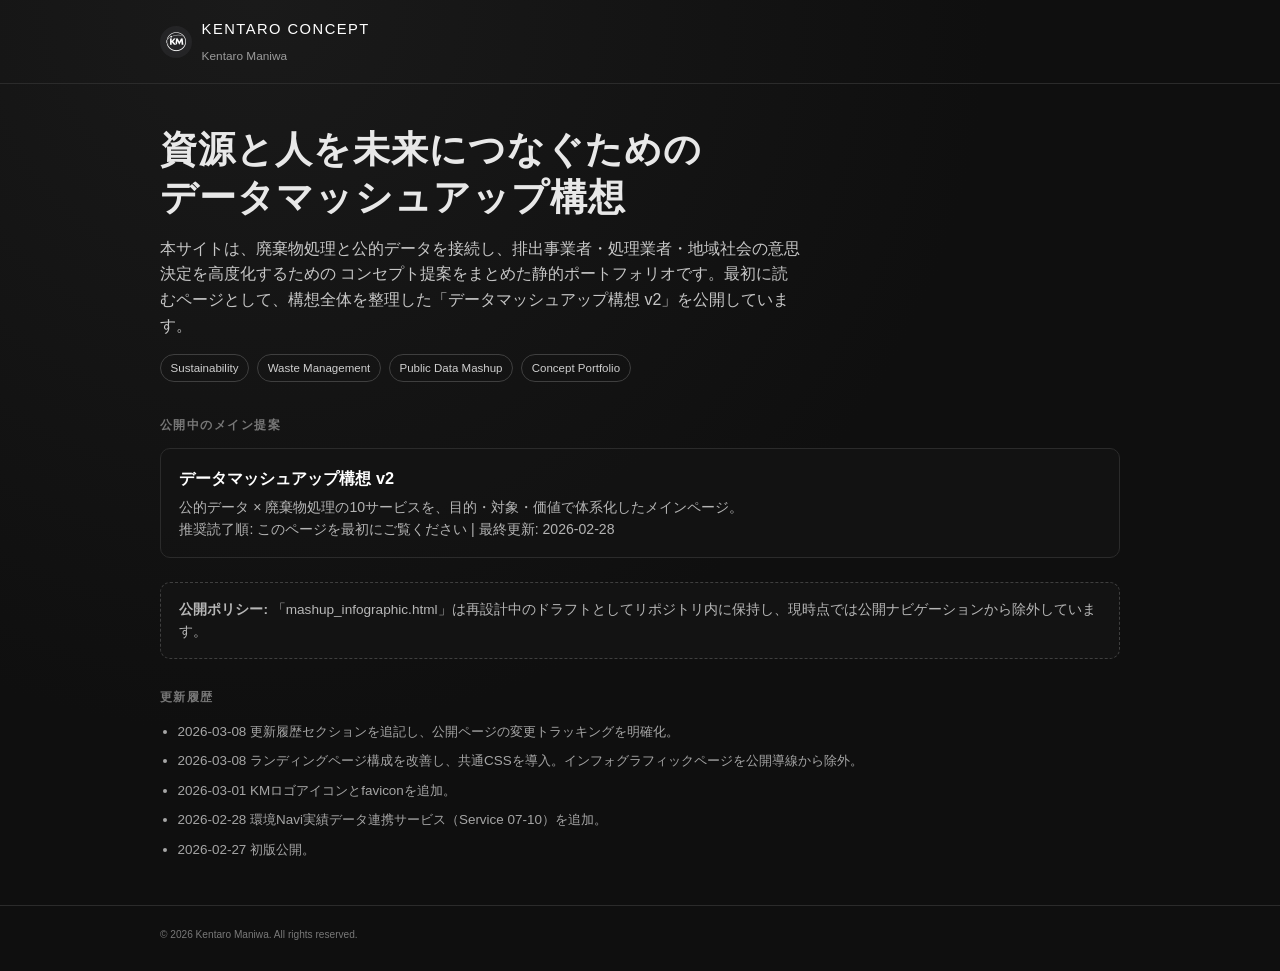
<file: index.html>
<!DOCTYPE html>
<html lang="ja">
<head>
  <meta charset="UTF-8">
  <meta name="viewport" content="width=device-width, initial-scale=1.0">
  <title>Kentaro Concept Portfolio | 真庭謙太郎</title>
  <meta name="description" content="真庭謙太郎による、サステナビリティ・廃棄物処理・公的データ活用のコンセプトポートフォリオ。まずはデータマッシュアップ構想 v2 をご覧ください。">
  <link rel="icon" href="kentaro_favicon_final.ico" type="image/x-icon">
  <link rel="stylesheet" href="assets/css/style.css">
</head>
<body>
  <header class="site-header">
    <div class="site-shell site-header-inner">
      <a class="brand" href="index.html" aria-label="トップページへ戻る">
        <img src="kentaro_homepage_icon_final.png" alt="Kentaro ロゴ" class="brand-icon">
        <span>
          <span class="brand-name">Kentaro Concept</span>
          <br>
          <span class="brand-sub">Kentaro Maniwa</span>
        </span>
      </a>
    </div>
  </header>

  <main class="home-main" aria-labelledby="site-overview-title">
    <div class="site-shell">
      <section class="hero" aria-label="サイト概要">
        <h1 id="site-overview-title">資源と人を未来につなぐための<br>データマッシュアップ構想</h1>
        <p>
          本サイトは、廃棄物処理と公的データを接続し、排出事業者・処理業者・地域社会の意思決定を高度化するための
          コンセプト提案をまとめた静的ポートフォリオです。最初に読むページとして、構想全体を整理した「データマッシュアップ構想 v2」を公開しています。
        </p>
        <div class="hero-badges" aria-label="テーマ">
          <span class="badge">Sustainability</span>
          <span class="badge">Waste Management</span>
          <span class="badge">Public Data Mashup</span>
          <span class="badge">Concept Portfolio</span>
        </div>
      </section>

      <section aria-labelledby="published-title">
        <h2 id="published-title" class="section-title">公開中のメイン提案</h2>
        <div class="card-grid">
          <a class="card-link" href="mashup_concept_v2.html" aria-describedby="concept-v2-meta">
            <h3>データマッシュアップ構想 v2</h3>
            <p>公的データ × 廃棄物処理の10サービスを、目的・対象・価値で体系化したメインページ。</p>
            <p id="concept-v2-meta" class="card-meta">推奨読了順: このページを最初にご覧ください | 最終更新: 2026-02-28</p>
          </a>
        </div>
      </section>

      <section class="callout" aria-label="公開ポリシー">
        <p>
          <strong>公開ポリシー:</strong> 「mashup_infographic.html」は再設計中のドラフトとしてリポジトリ内に保持し、現時点では公開ナビゲーションから除外しています。
        </p>
      </section>

      <section class="history" aria-labelledby="history-title">
        <h2 id="history-title" class="section-title">更新履歴</h2>
        <ul class="history-list">
          <li><time datetime="2026-03-08">2026-03-08</time> 更新履歴セクションを追記し、公開ページの変更トラッキングを明確化。</li>
          <li><time datetime="2026-03-08">2026-03-08</time> ランディングページ構成を改善し、共通CSSを導入。インフォグラフィックページを公開導線から除外。</li>
          <li><time datetime="2026-03-01">2026-03-01</time> KMロゴアイコンとfaviconを追加。</li>
          <li><time datetime="2026-02-28">2026-02-28</time> 環境Navi実績データ連携サービス（Service 07-10）を追加。</li>
          <li><time datetime="2026-02-27">2026-02-27</time> 初版公開。</li>
        </ul>
      </section>
    </div>
  </main>

  <footer class="page-footer">
    <div class="site-shell">
      <small>&copy; 2026 Kentaro Maniwa. All rights reserved.</small>
    </div>
  </footer>
</body>
</html>
</file>
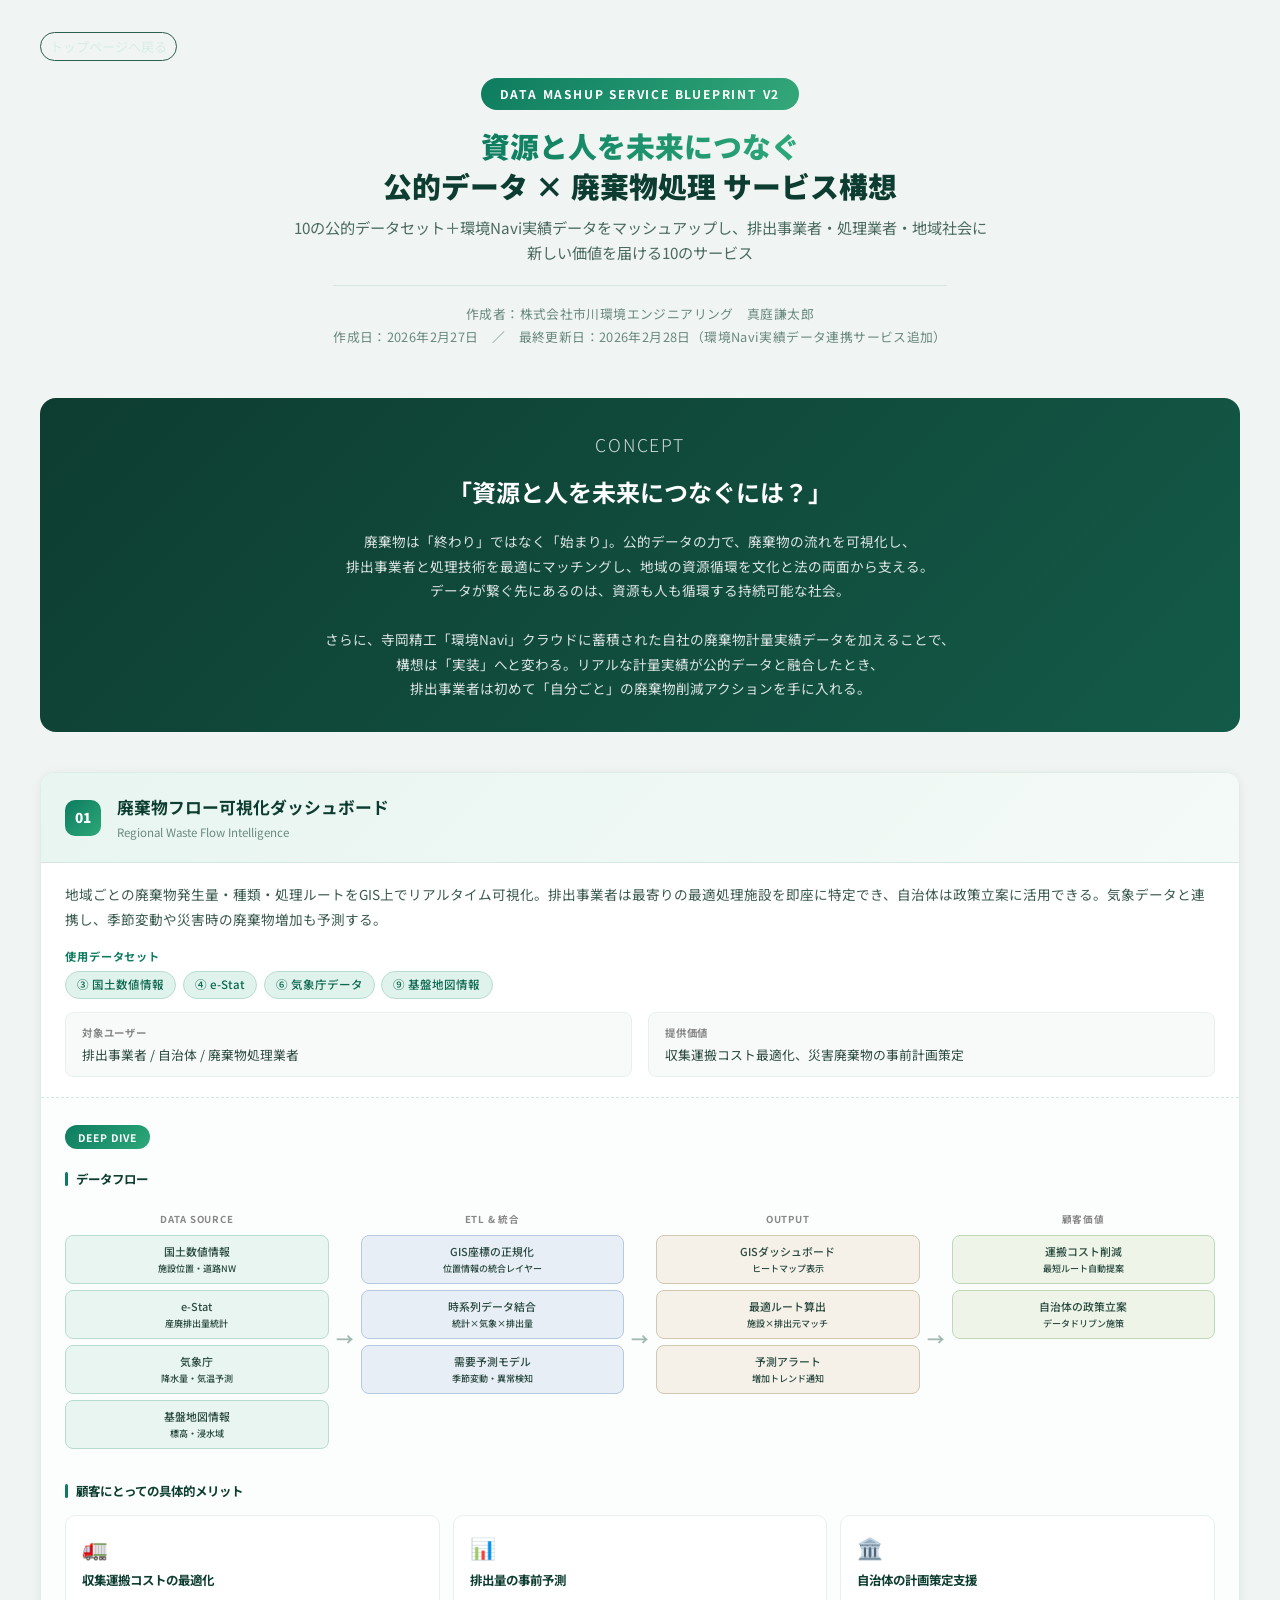
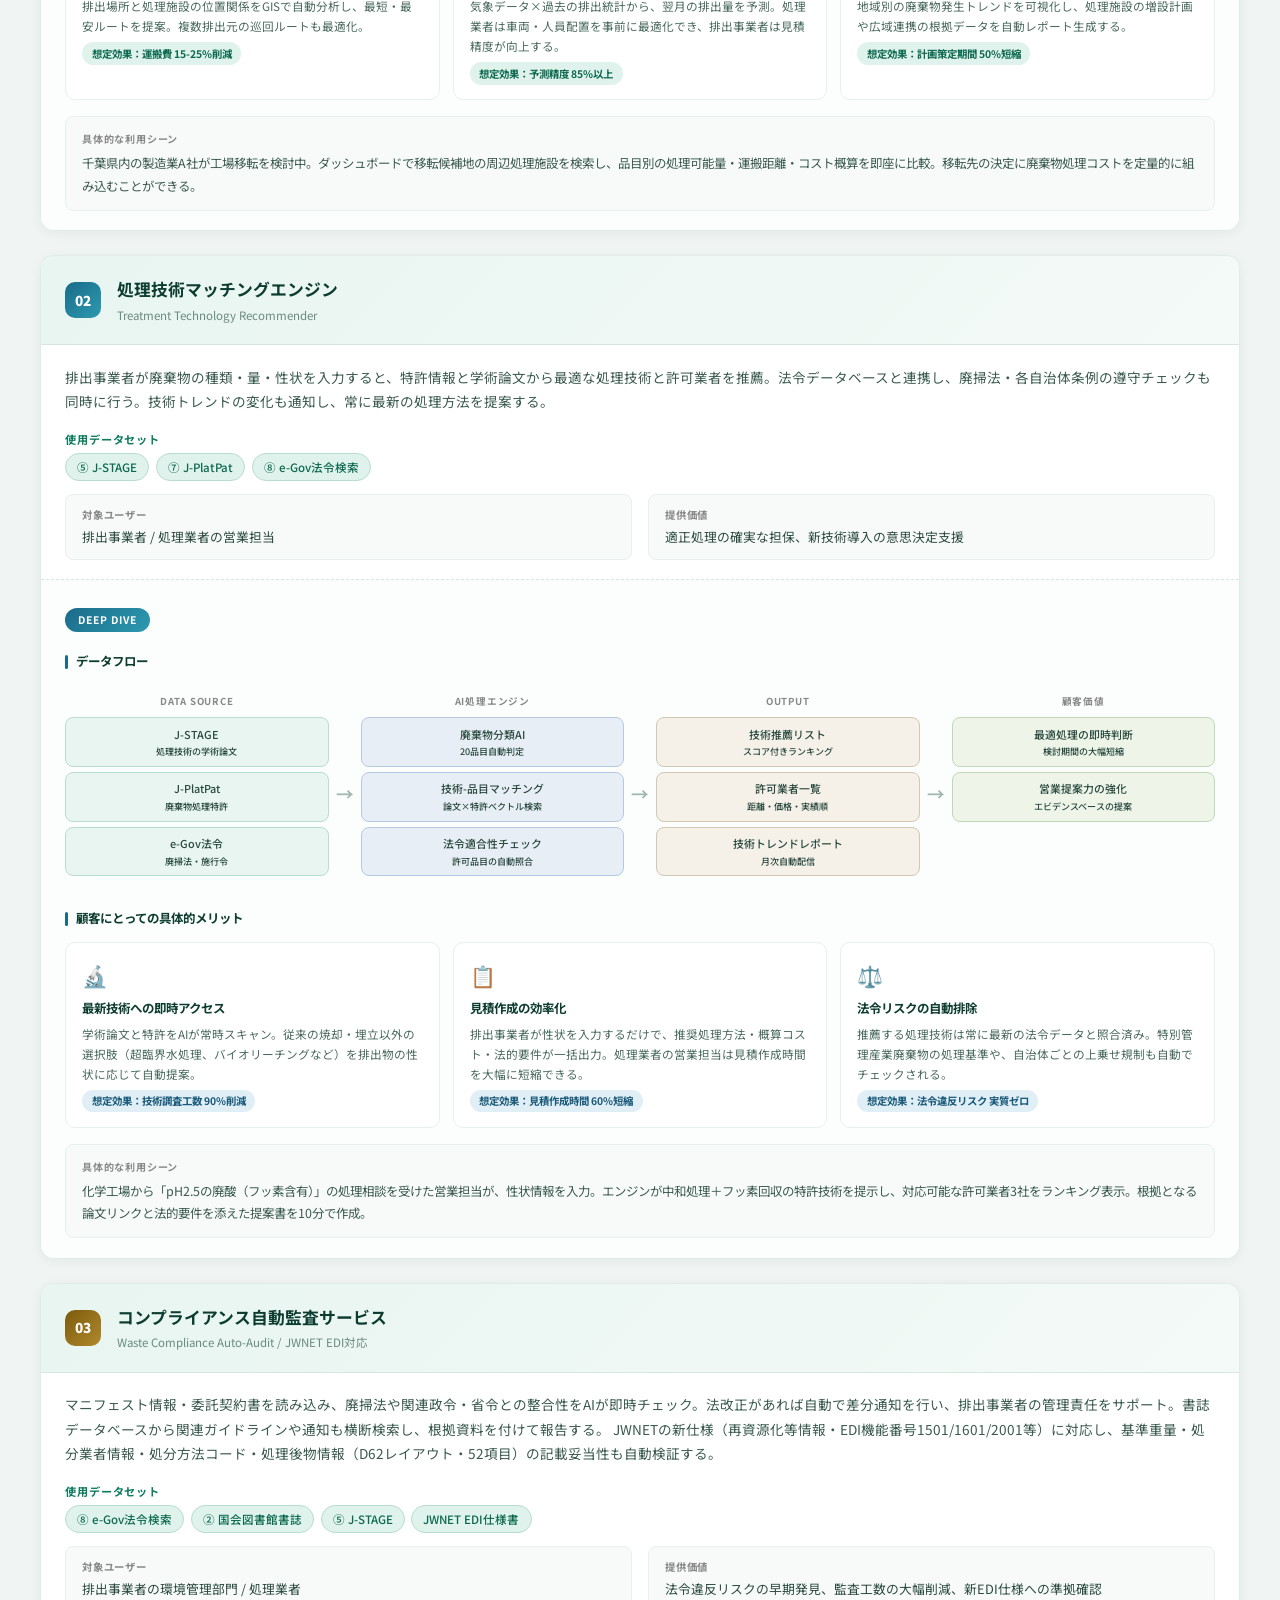
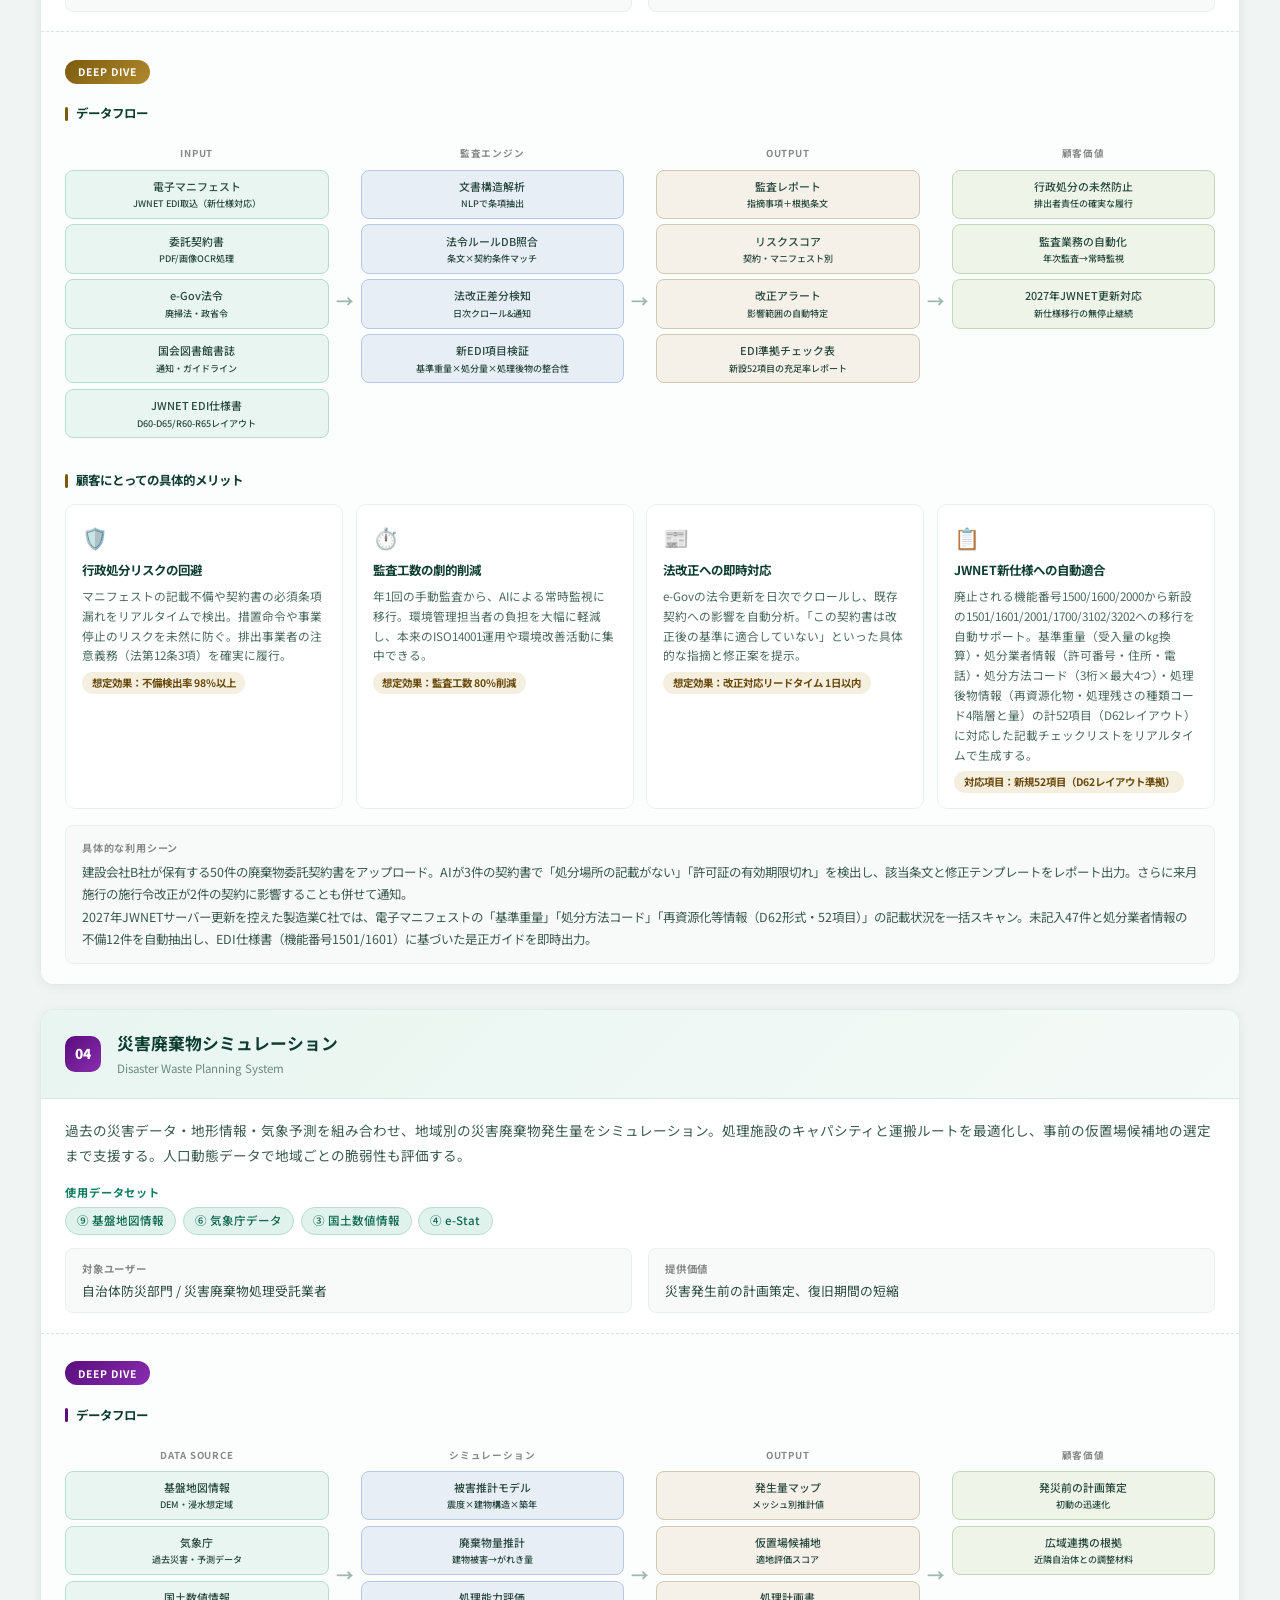
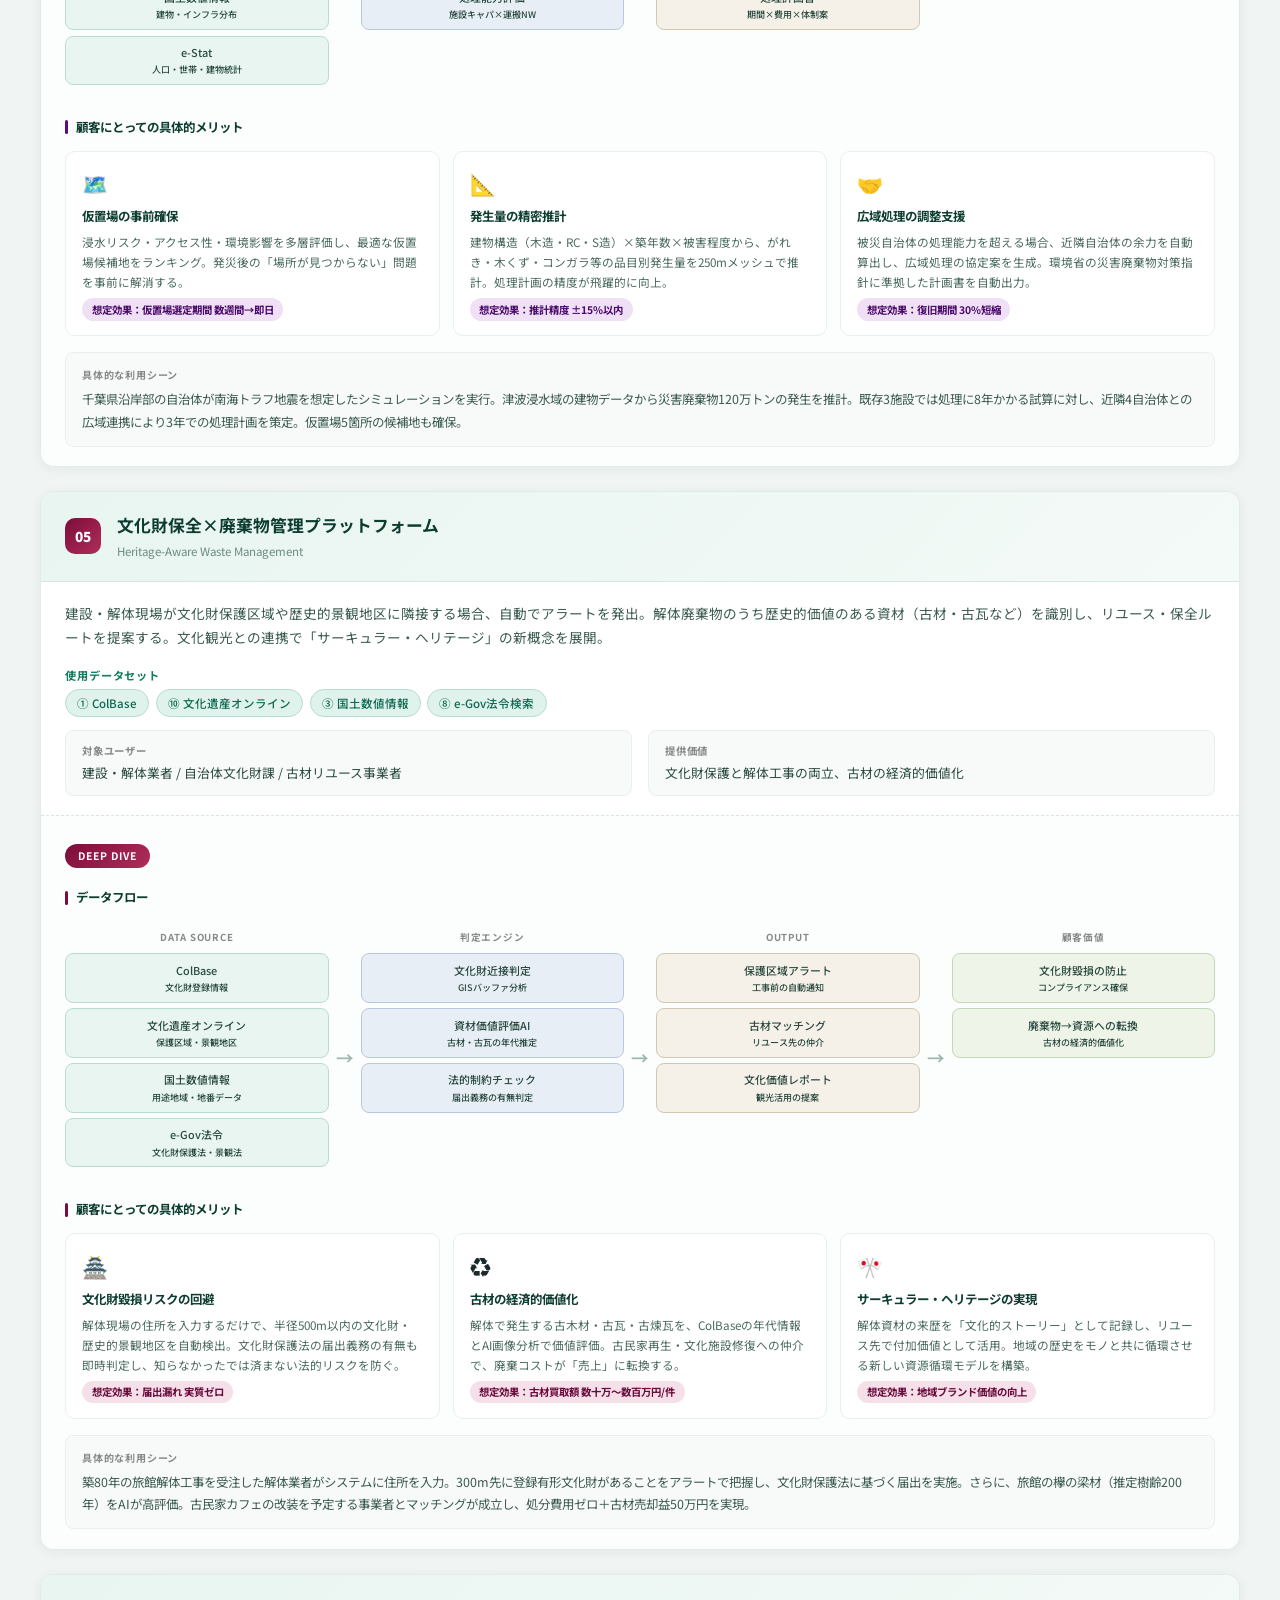
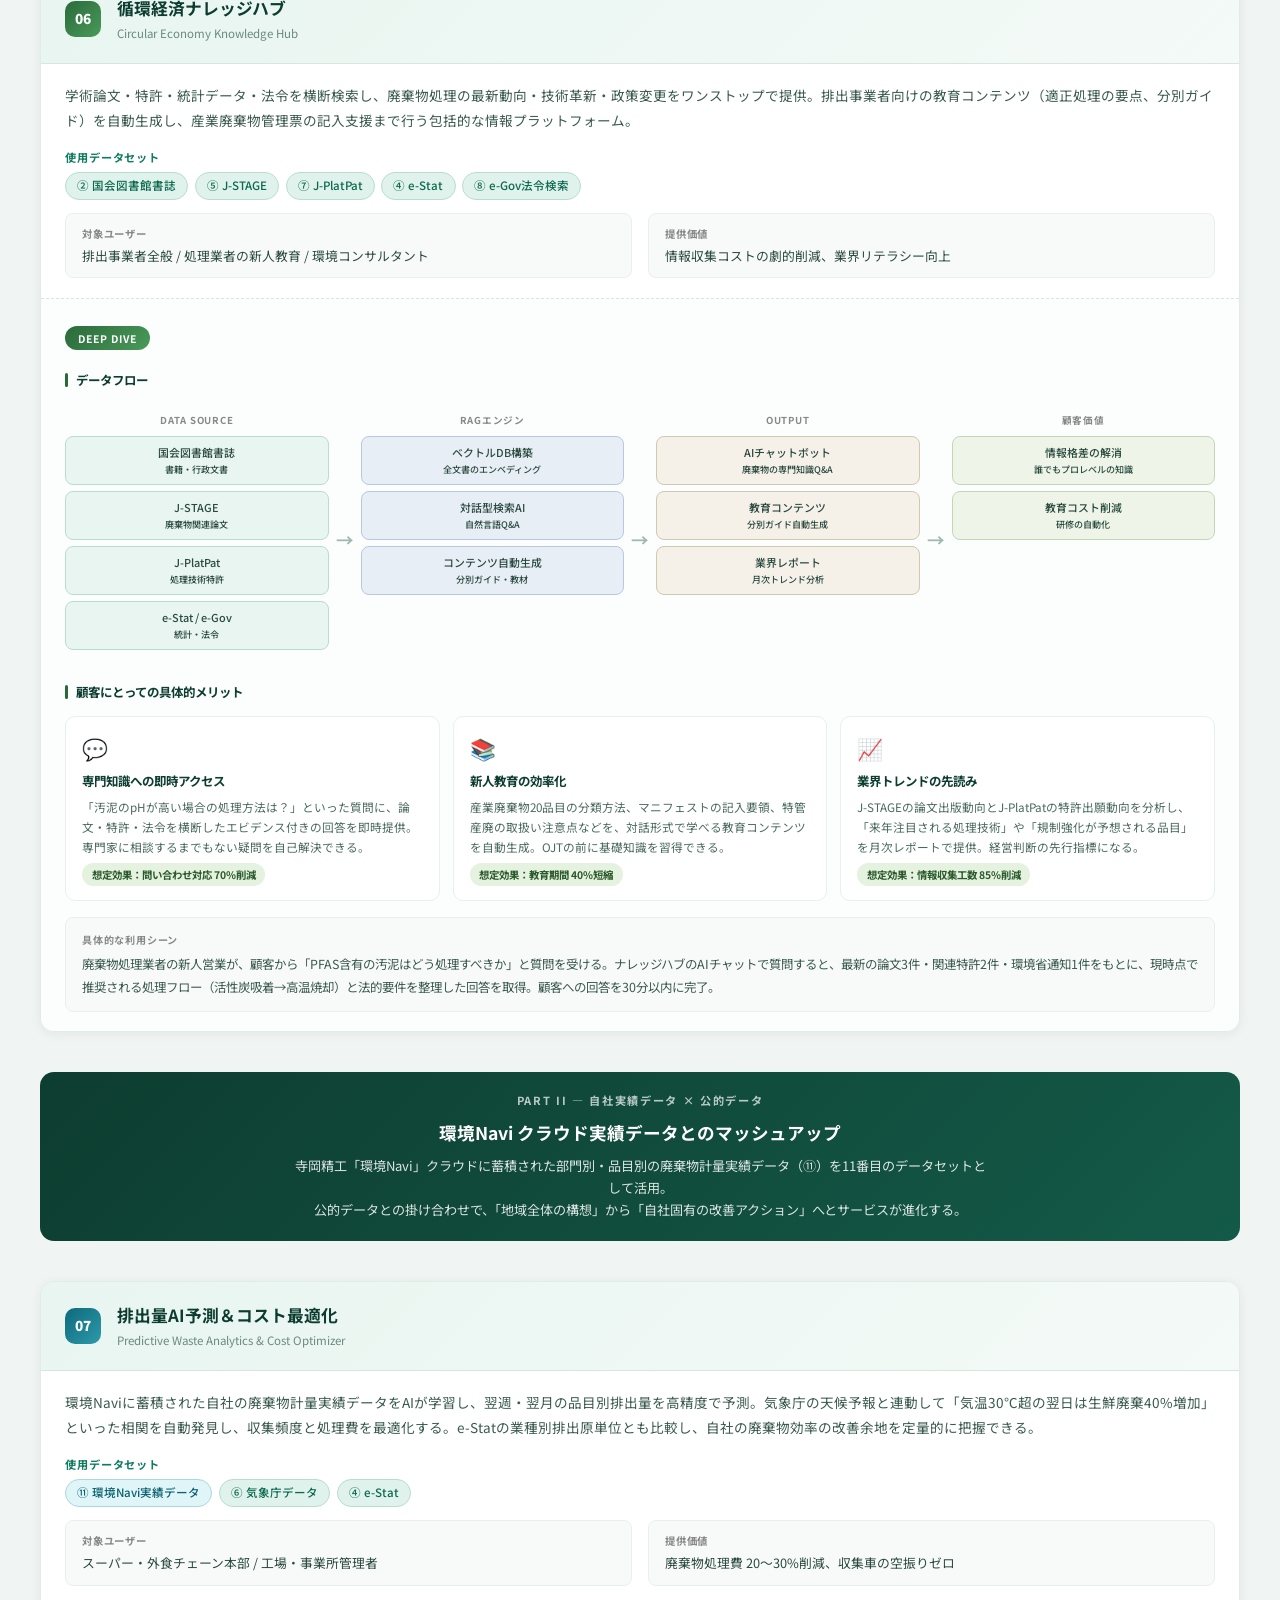
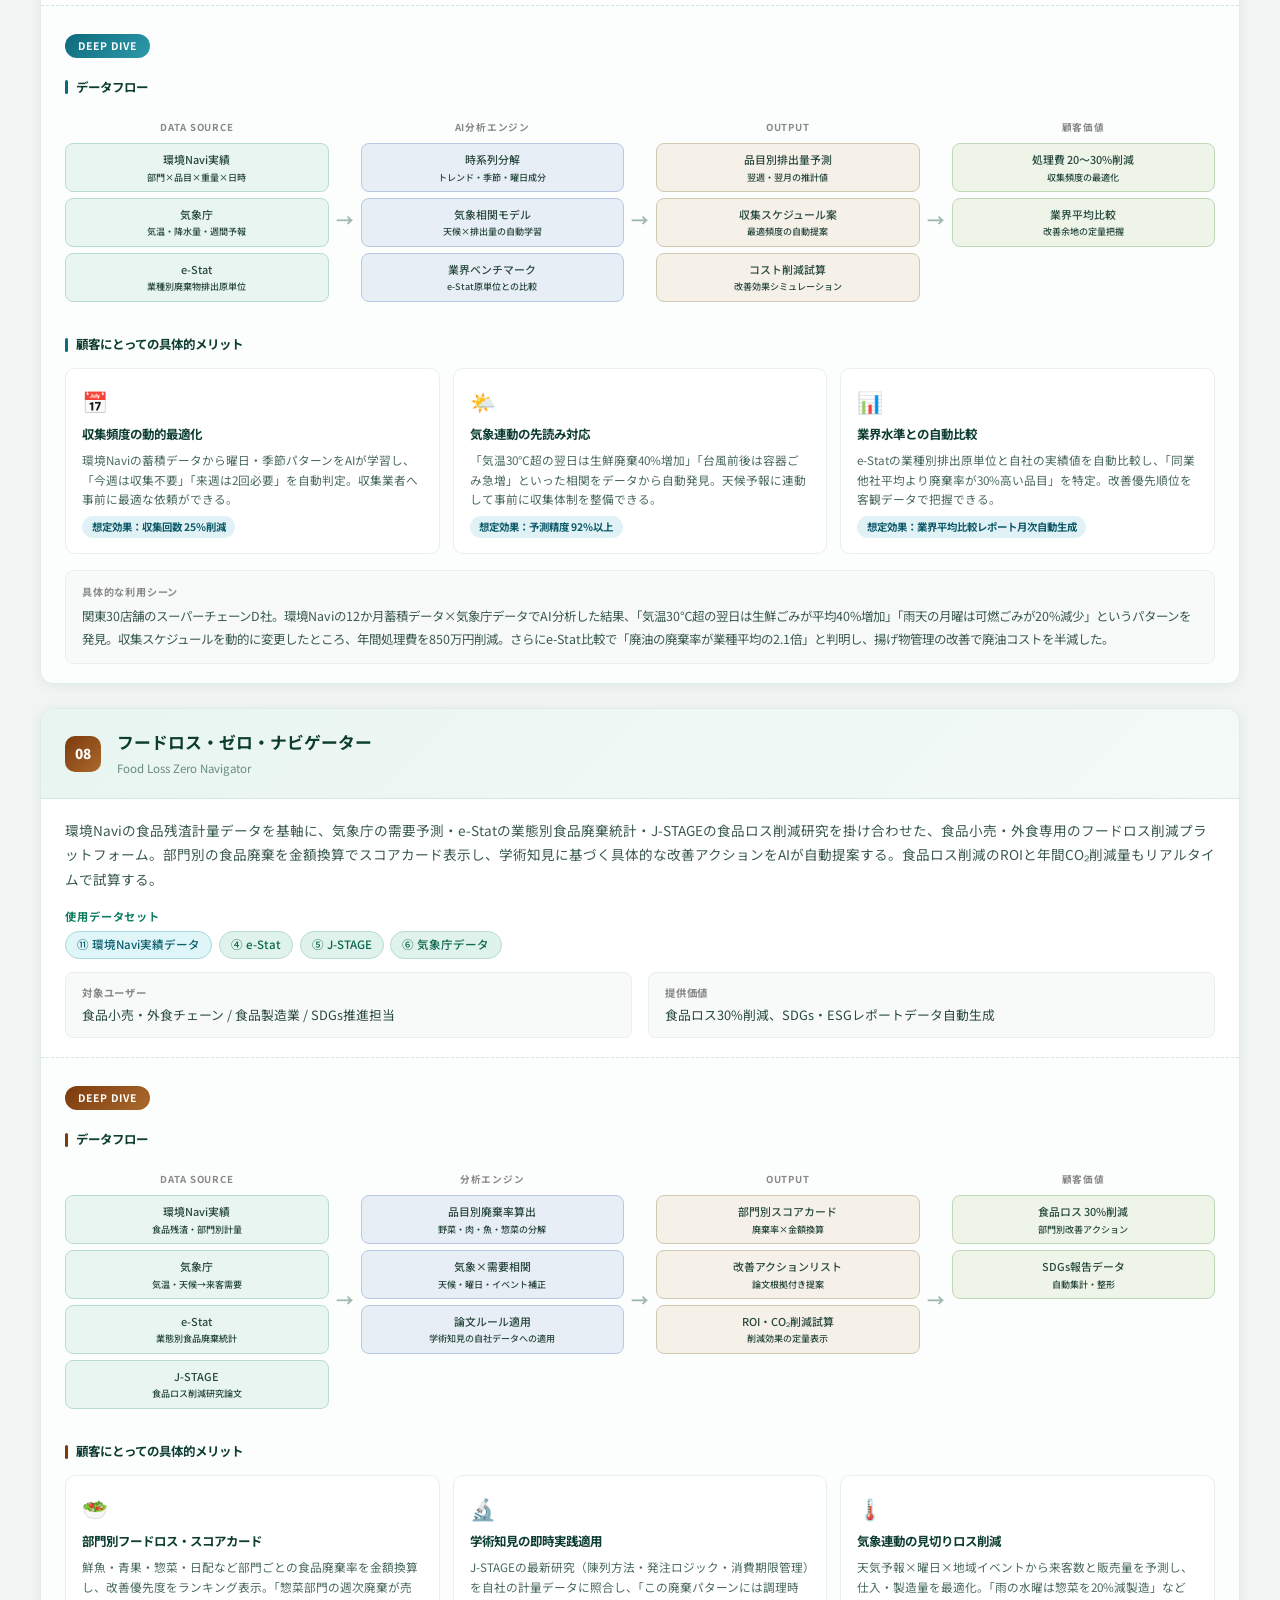
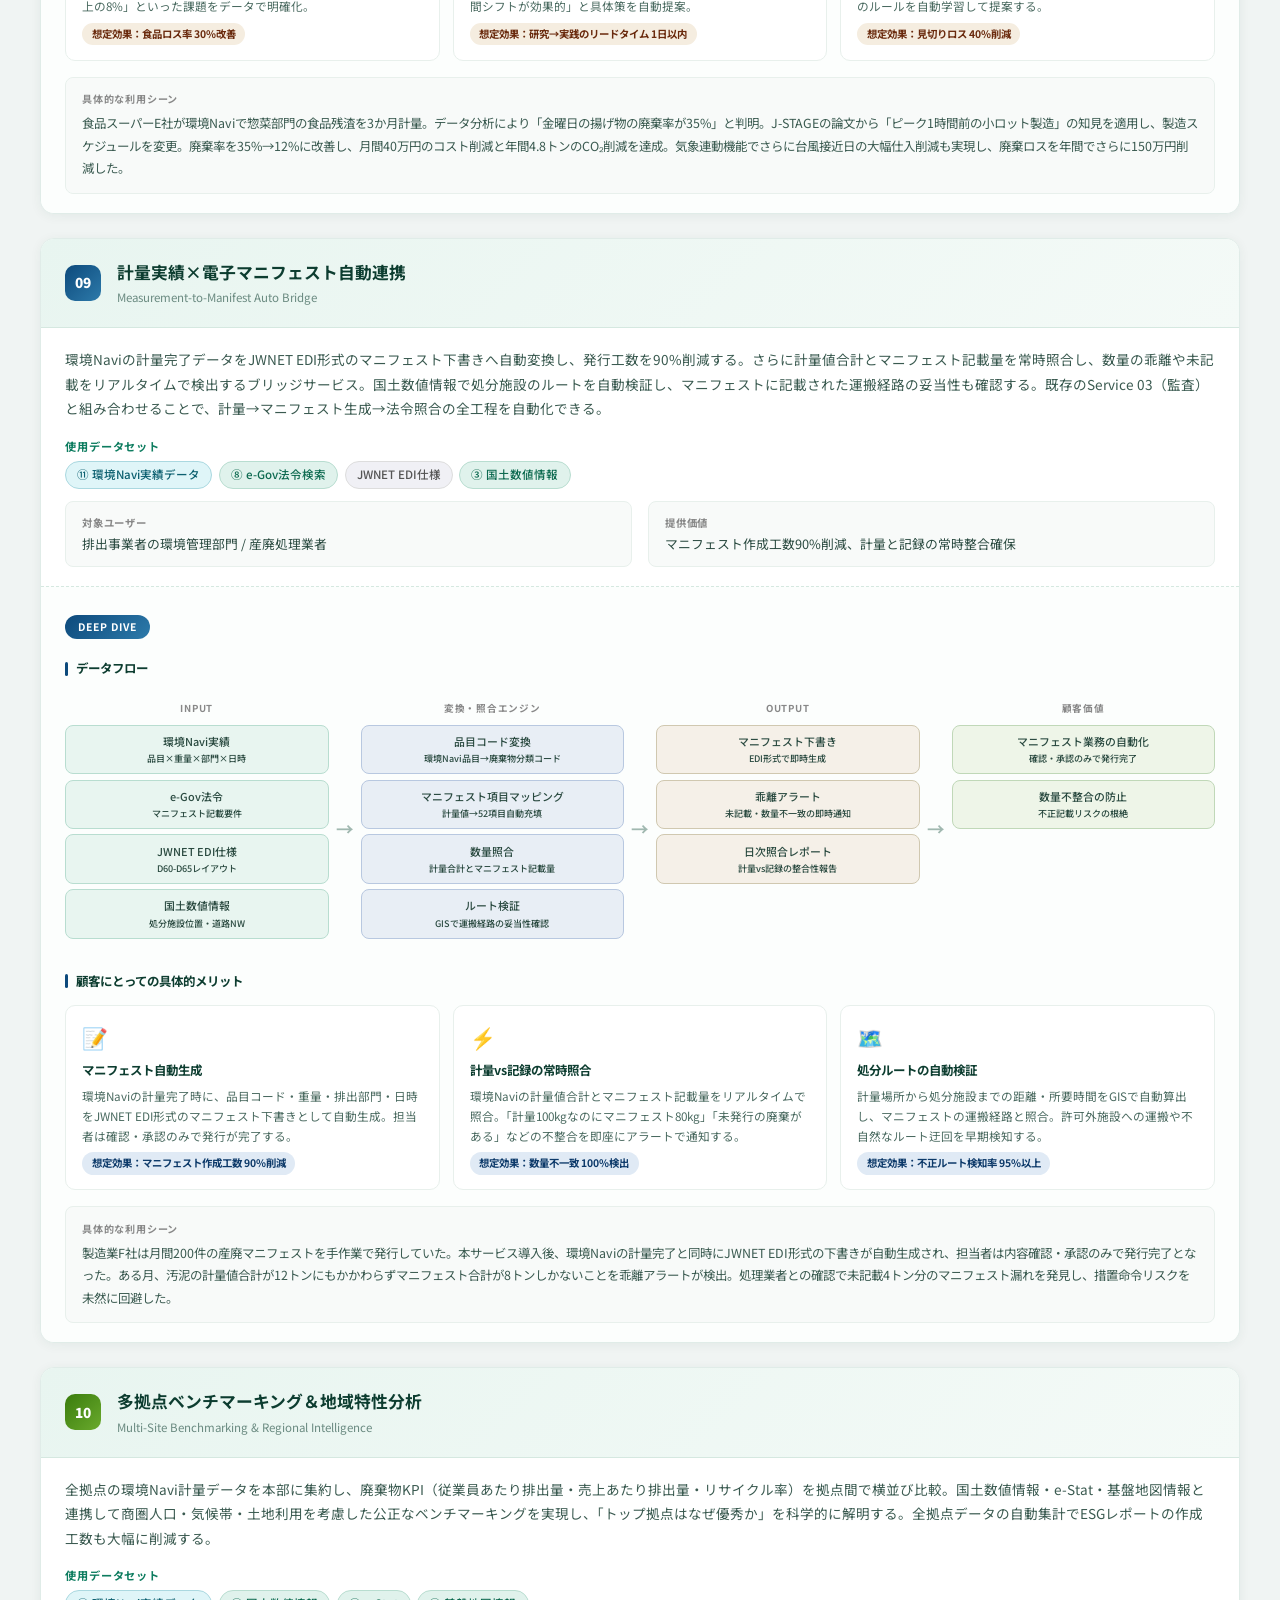
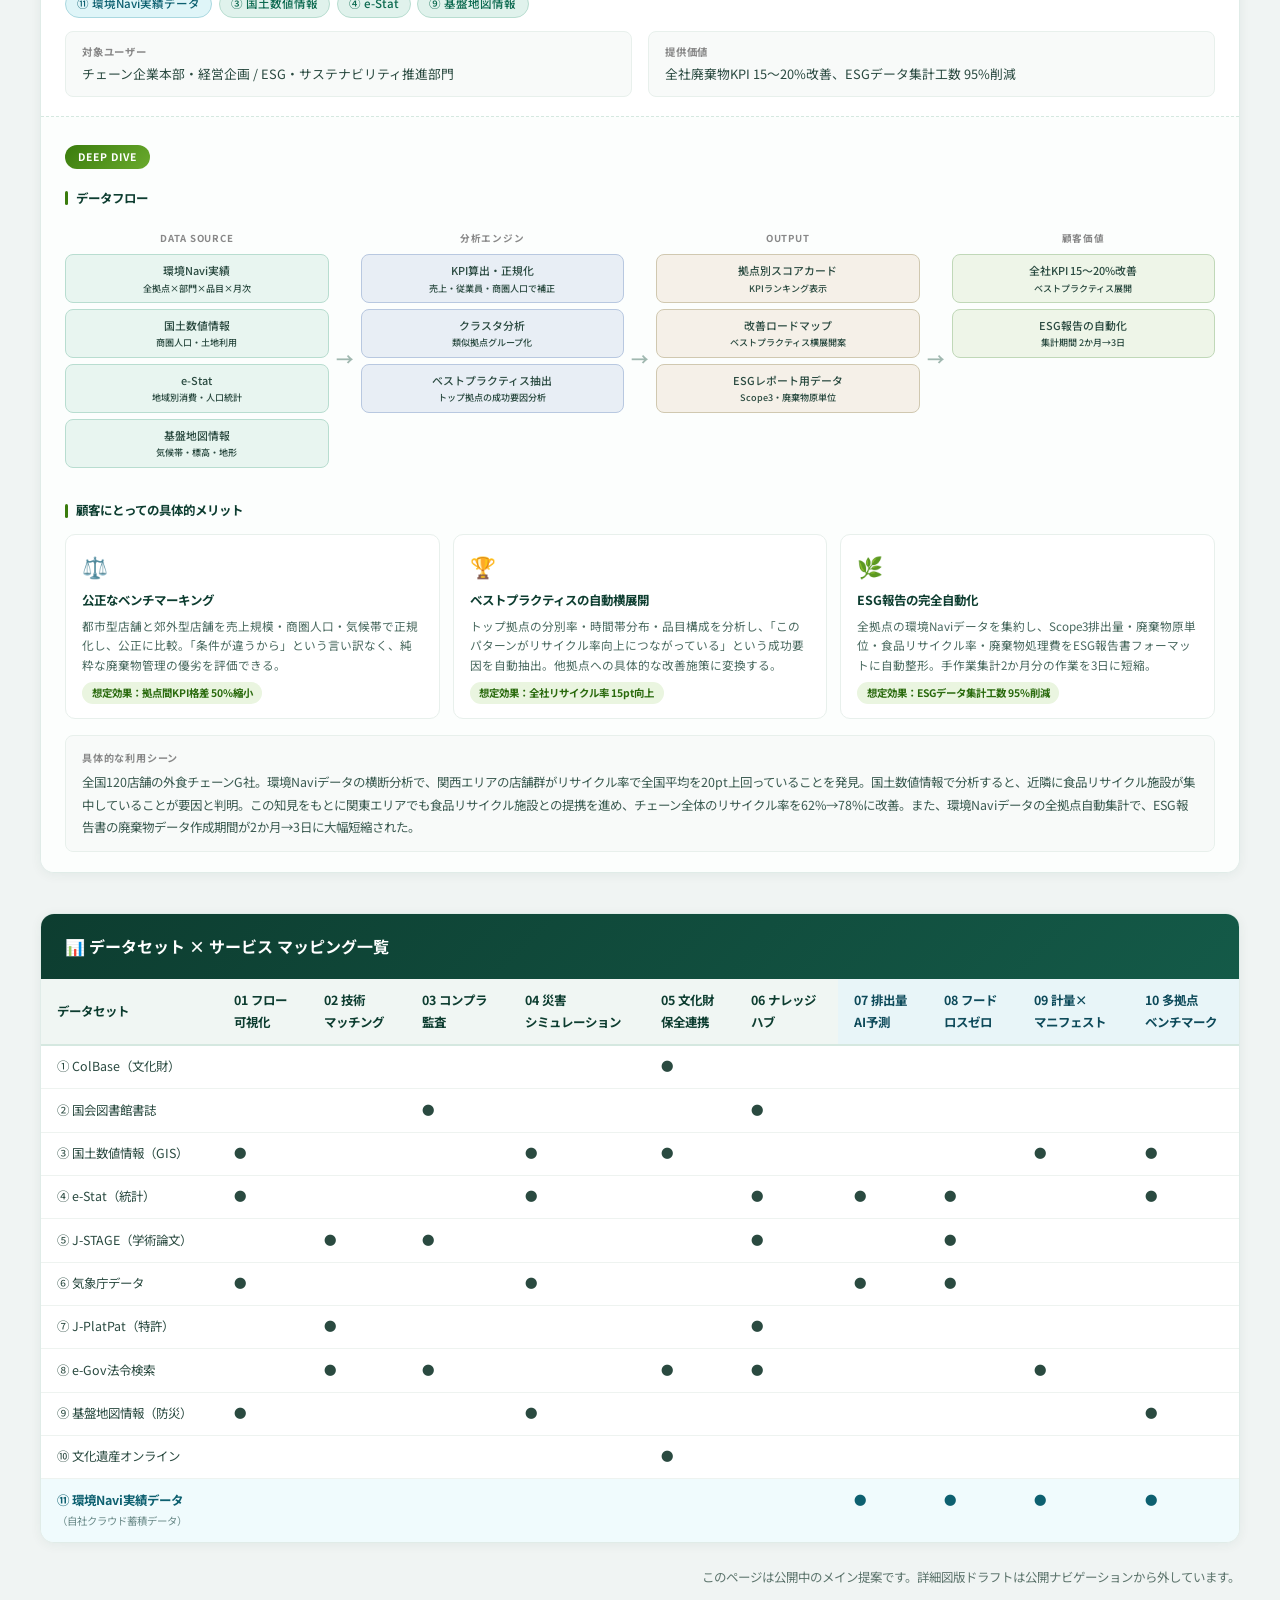
<file: mashup_concept_v2.html>
<!DOCTYPE html>
<html lang="ja">
<head>
<meta charset="UTF-8">
<meta name="viewport" content="width=device-width, initial-scale=1.0">
<title>資源と人を未来につなぐ — データマッシュアップ構想 v2</title>
<meta name="description" content="公的データと廃棄物処理を接続する10のサービス構想。真庭謙太郎によるサステナビリティ提案のメインページ。">
<link rel="icon" href="kentaro_favicon_final.ico" type="image/x-icon">
<link rel="stylesheet" href="assets/css/style.css">
<style>
  @import url('https://fonts.googleapis.com/css2?family=Noto+Sans+JP:wght@300;400;500;700;900&display=swap');

  * { margin: 0; padding: 0; box-sizing: border-box; }

  body {
    font-family: 'Noto Sans JP', sans-serif;
    background: #f0f4f3;
    color: #1a2a2a;
    padding: 2rem 1.5rem;
    line-height: 1.7;
  }

  .page-meta-nav {
    max-width: 1200px;
    margin: 0 auto 1.2rem;
  }
  .page-footer-note {
    max-width: 1200px;
    margin: 1.5rem auto 0;
    font-size: 0.78rem;
    color: #5c746c;
    text-align: right;
  }

  .container {
    max-width: 1200px;
    margin: 0 auto;
  }

  /* Header */
  .header {
    text-align: center;
    margin-bottom: 3rem;
  }
  .header .label {
    display: inline-block;
    background: linear-gradient(135deg, #0d7c5f, #34a87a);
    color: #fff;
    font-size: 0.75rem;
    font-weight: 700;
    letter-spacing: 0.15em;
    padding: 0.35rem 1.2rem;
    border-radius: 100px;
    margin-bottom: 1rem;
    text-transform: uppercase;
  }
  .header h1 {
    font-size: 1.8rem;
    font-weight: 900;
    color: #0d3d30;
    line-height: 1.4;
    margin-bottom: 0.5rem;
  }
  .header h1 span {
    background: linear-gradient(90deg, #0d7c5f, #2da87a);
    -webkit-background-clip: text;
    -webkit-text-fill-color: transparent;
  }
  .header p.subtitle {
    font-size: 0.95rem;
    color: #4a6a60;
    max-width: 700px;
    margin: 0 auto;
  }
  .header .author-info {
    margin-top: 1.2rem;
    padding-top: 1rem;
    border-top: 1px solid #d5e8e0;
    display: inline-block;
  }
  .header .author-info p {
    font-size: 0.8rem;
    color: #6a8a80;
    line-height: 1.8;
    letter-spacing: 0.03em;
  }

  /* Vision Statement */
  .vision {
    background: linear-gradient(135deg, #0d3d30 0%, #145a48 100%);
    color: #fff;
    border-radius: 16px;
    padding: 2rem 2.5rem;
    margin-bottom: 2.5rem;
    text-align: center;
  }
  .vision h2 {
    font-size: 1.1rem;
    font-weight: 300;
    letter-spacing: 0.1em;
    margin-bottom: 0.8rem;
    opacity: 0.8;
  }
  .vision .concept {
    font-size: 1.5rem;
    font-weight: 700;
    margin-bottom: 1rem;
  }
  .vision p {
    font-size: 0.85rem;
    line-height: 1.8;
    opacity: 0.85;
    max-width: 800px;
    margin: 0 auto;
  }

  /* Service Cards */
  .services {
    display: flex;
    flex-direction: column;
    gap: 1.5rem;
    margin-bottom: 2.5rem;
  }

  .service-card {
    background: #fff;
    border-radius: 14px;
    overflow: hidden;
    box-shadow: 0 2px 12px rgba(13, 61, 48, 0.06);
    border: 1px solid #e0ece8;
    transition: box-shadow 0.2s;
  }
  .service-card:hover {
    box-shadow: 0 6px 24px rgba(13, 61, 48, 0.12);
  }

  .card-header {
    display: flex;
    align-items: center;
    gap: 1rem;
    padding: 1.2rem 1.5rem;
    background: linear-gradient(135deg, #e8f5f0, #f4faf7);
    border-bottom: 1px solid #d5e8e0;
  }
  .card-num {
    flex-shrink: 0;
    width: 36px;
    height: 36px;
    border-radius: 10px;
    display: flex;
    align-items: center;
    justify-content: center;
    font-size: 0.85rem;
    font-weight: 900;
    color: #fff;
  }
  .card-header h3 {
    font-size: 1.05rem;
    font-weight: 700;
    color: #0d3d30;
  }
  .card-header h3 small {
    display: block;
    font-size: 0.72rem;
    font-weight: 400;
    color: #6a8a80;
    margin-top: 2px;
  }

  .card-body {
    padding: 1.2rem 1.5rem;
  }

  .card-body .desc {
    font-size: 0.85rem;
    color: #3a5a50;
    margin-bottom: 1rem;
    line-height: 1.8;
  }

  /* Data Tags */
  .data-row {
    margin-bottom: 0.8rem;
  }
  .data-row-label {
    font-size: 0.7rem;
    font-weight: 700;
    color: #0d7c5f;
    letter-spacing: 0.08em;
    margin-bottom: 0.3rem;
    text-transform: uppercase;
  }
  .tags {
    display: flex;
    flex-wrap: wrap;
    gap: 0.4rem;
  }
  .tag {
    display: inline-block;
    font-size: 0.72rem;
    padding: 0.2rem 0.7rem;
    border-radius: 100px;
    font-weight: 500;
  }
  .tag.primary {
    background: #e0f2ec;
    color: #0d6a50;
    border: 1px solid #b8ddd0;
  }
  .tag.secondary {
    background: #f0f0f5;
    color: #555;
    border: 1px solid #ddd;
  }

  /* Target / Value */
  .meta-row {
    display: flex;
    gap: 1rem;
    margin-top: 0.8rem;
    flex-wrap: wrap;
  }
  .meta-item {
    flex: 1;
    min-width: 200px;
    background: #f8faf9;
    border-radius: 8px;
    padding: 0.7rem 1rem;
    border: 1px solid #e8f0ec;
  }
  .meta-item .meta-label {
    font-size: 0.65rem;
    font-weight: 700;
    color: #888;
    letter-spacing: 0.08em;
    text-transform: uppercase;
    margin-bottom: 0.2rem;
  }
  .meta-item .meta-value {
    font-size: 0.8rem;
    color: #2a4a40;
    line-height: 1.6;
  }

  /* Color per card */
  .c1 .card-num { background: linear-gradient(135deg, #0d7c5f, #2da87a); }
  .c2 .card-num { background: linear-gradient(135deg, #1a6b8a, #2d9ab0); }
  .c3 .card-num { background: linear-gradient(135deg, #7c5a0d, #b08a2d); }
  .c4 .card-num { background: linear-gradient(135deg, #5a0d7c, #8a2db0); }
  .c5 .card-num { background: linear-gradient(135deg, #7c0d3a, #b02d5a); }
  .c6 .card-num { background: linear-gradient(135deg, #2a6a3a, #4a9a5a); }
  .c7 .card-num { background: linear-gradient(135deg, #0d6a7c, #2d9aaa); }
  .c8 .card-num { background: linear-gradient(135deg, #7c3a0d, #aa6a2d); }
  .c9 .card-num { background: linear-gradient(135deg, #0d4a7c, #2d7aaa); }
  .c10 .card-num { background: linear-gradient(135deg, #3a7c0d, #6aaa2d); }

  /* ===== Deep Dive Section (NEW) ===== */
  .deep-dive {
    border-top: 1px dashed #d5e8e0;
    padding: 1.5rem 1.5rem 1.2rem;
    background: #fcfefD;
  }

  .deep-dive-label {
    font-size: 0.65rem;
    font-weight: 700;
    color: #fff;
    letter-spacing: 0.1em;
    text-transform: uppercase;
    display: inline-block;
    padding: 0.2rem 0.8rem;
    border-radius: 100px;
    margin-bottom: 1.2rem;
  }
  .c1 .deep-dive-label { background: linear-gradient(135deg, #0d7c5f, #2da87a); }
  .c2 .deep-dive-label { background: linear-gradient(135deg, #1a6b8a, #2d9ab0); }
  .c3 .deep-dive-label { background: linear-gradient(135deg, #7c5a0d, #b08a2d); }
  .c4 .deep-dive-label { background: linear-gradient(135deg, #5a0d7c, #8a2db0); }
  .c5 .deep-dive-label { background: linear-gradient(135deg, #7c0d3a, #b02d5a); }
  .c6 .deep-dive-label { background: linear-gradient(135deg, #2a6a3a, #4a9a5a); }
  .c7 .deep-dive-label { background: linear-gradient(135deg, #0d6a7c, #2d9aaa); }
  .c8 .deep-dive-label { background: linear-gradient(135deg, #7c3a0d, #aa6a2d); }
  .c9 .deep-dive-label { background: linear-gradient(135deg, #0d4a7c, #2d7aaa); }
  .c10 .deep-dive-label { background: linear-gradient(135deg, #3a7c0d, #6aaa2d); }

  /* Data Flow Diagram */
  .flow-section {
    margin-bottom: 1.5rem;
  }
  .flow-section-title {
    font-size: 0.78rem;
    font-weight: 700;
    color: #0d3d30;
    margin-bottom: 0.8rem;
    display: flex;
    align-items: center;
    gap: 0.5rem;
  }
  .flow-section-title::before {
    content: '';
    display: inline-block;
    width: 3px;
    height: 14px;
    border-radius: 2px;
  }
  .c1 .flow-section-title::before { background: #0d7c5f; }
  .c2 .flow-section-title::before { background: #1a6b8a; }
  .c3 .flow-section-title::before { background: #7c5a0d; }
  .c4 .flow-section-title::before { background: #5a0d7c; }
  .c5 .flow-section-title::before { background: #7c0d3a; }
  .c6 .flow-section-title::before { background: #2a6a3a; }
  .c7 .flow-section-title::before { background: #0d6a7c; }
  .c8 .flow-section-title::before { background: #7c3a0d; }
  .c9 .flow-section-title::before { background: #0d4a7c; }
  .c10 .flow-section-title::before { background: #3a7c0d; }

  /* Flow Diagram */
  .flow-diagram {
    display: flex;
    align-items: stretch;
    gap: 0;
    overflow-x: auto;
    padding: 0.5rem 0;
    margin-bottom: 0.5rem;
  }

  .flow-col {
    display: flex;
    flex-direction: column;
    align-items: center;
    min-width: 0;
    flex: 1;
  }

  .flow-phase-label {
    font-size: 0.6rem;
    font-weight: 700;
    color: #888;
    letter-spacing: 0.08em;
    text-transform: uppercase;
    margin-bottom: 0.5rem;
    text-align: center;
    white-space: nowrap;
  }

  .flow-box-group {
    display: flex;
    flex-direction: column;
    gap: 0.35rem;
    width: 100%;
  }

  .flow-box {
    background: #fff;
    border: 1.5px solid #d0ddd8;
    border-radius: 8px;
    padding: 0.45rem 0.6rem;
    font-size: 0.68rem;
    color: #2a4a40;
    text-align: center;
    line-height: 1.5;
    font-weight: 500;
    transition: border-color 0.2s;
  }
  .flow-box.source { border-color: #b8ddd0; background: #e8f5f0; }
  .flow-box.process { border-color: #b8c8e0; background: #e8eef5; }
  .flow-box.output { border-color: #d0c8b0; background: #f5f0e8; }
  .flow-box.value { border-color: #c0d8b8; background: #eef5e8; }

  .flow-arrow-col {
    display: flex;
    align-items: center;
    justify-content: center;
    min-width: 32px;
    flex-shrink: 0;
    padding-top: 1.2rem;
  }
  .flow-arrow {
    color: #a0b8b0;
    font-size: 1.1rem;
    font-weight: 700;
  }

  /* Benefit Section */
  .benefit-section {
    margin-top: 0.5rem;
  }

  .benefit-grid {
    display: grid;
    grid-template-columns: repeat(auto-fit, minmax(240px, 1fr));
    gap: 0.8rem;
  }

  .benefit-card {
    border-radius: 10px;
    padding: 0.9rem 1rem;
    border: 1px solid #e8f0ec;
    background: #fff;
  }
  .benefit-card .benefit-icon {
    font-size: 1.3rem;
    margin-bottom: 0.3rem;
  }
  .benefit-card .benefit-title {
    font-size: 0.78rem;
    font-weight: 700;
    color: #0d3d30;
    margin-bottom: 0.3rem;
  }
  .benefit-card .benefit-desc {
    font-size: 0.73rem;
    color: #4a6a60;
    line-height: 1.7;
  }
  .benefit-card .benefit-metric {
    display: inline-block;
    margin-top: 0.4rem;
    font-size: 0.65rem;
    font-weight: 700;
    padding: 0.15rem 0.6rem;
    border-radius: 100px;
  }
  .c1 .benefit-metric { background: #e0f2ec; color: #0d6a50; }
  .c2 .benefit-metric { background: #e0eef5; color: #1a5a7a; }
  .c3 .benefit-metric { background: #f5efe0; color: #6a4a0a; }
  .c4 .benefit-metric { background: #f0e0f5; color: #4a0a6a; }
  .c5 .benefit-metric { background: #f5e0ea; color: #6a0a3a; }
  .c6 .benefit-metric { background: #e5f2e0; color: #2a5a2a; }
  .c7 .benefit-metric { background: #e0f2f5; color: #0d5a6a; }
  .c8 .benefit-metric { background: #f5ede0; color: #6a2a0d; }
  .c9 .benefit-metric { background: #e0eaf5; color: #0d3a6a; }
  .c10 .benefit-metric { background: #eaf5e0; color: #2a6a0d; }

  /* Use Case Box */
  .use-case {
    margin-top: 1rem;
    background: #f8faf9;
    border-radius: 8px;
    padding: 0.8rem 1rem;
    border: 1px solid #e8f0ec;
  }
  .use-case-label {
    font-size: 0.63rem;
    font-weight: 700;
    color: #888;
    letter-spacing: 0.08em;
    text-transform: uppercase;
    margin-bottom: 0.3rem;
  }
  .use-case p {
    font-size: 0.78rem;
    color: #3a5a50;
    line-height: 1.8;
  }

  /* Footer Summary Table */
  .summary {
    background: #fff;
    border-radius: 14px;
    overflow: hidden;
    box-shadow: 0 2px 12px rgba(13, 61, 48, 0.06);
    border: 1px solid #e0ece8;
  }
  .summary h2 {
    padding: 1.2rem 1.5rem;
    font-size: 1rem;
    font-weight: 700;
    background: linear-gradient(135deg, #0d3d30, #145a48);
    color: #fff;
  }
  .summary table {
    width: 100%;
    border-collapse: collapse;
    font-size: 0.78rem;
  }
  .summary th {
    background: #f0f6f3;
    color: #0d3d30;
    font-weight: 700;
    text-align: left;
    padding: 0.7rem 1rem;
    border-bottom: 2px solid #d5e8e0;
    white-space: nowrap;
  }
  .summary td {
    padding: 0.7rem 1rem;
    border-bottom: 1px solid #eef3f0;
    vertical-align: top;
    color: #2a4a40;
    line-height: 1.6;
  }
  .summary tr:last-child td { border-bottom: none; }
  .summary tr:hover td { background: #f8fdfb; }
  .ds-check { color: #0d7c5f; font-weight: 700; }
</style>
</head>
<body>
<nav class="page-meta-nav" aria-label="ページナビゲーション">
  <a class="link-home" href="index.html">トップページへ戻る</a>
</nav>

<main class="container">

  <!-- Header -->
  <header class="header">
    <div class="label">Data Mashup Service Blueprint v2</div>
    <h1><span>資源と人を未来につなぐ</span><br>公的データ × 廃棄物処理 サービス構想</h1>
    <p class="subtitle">10の公的データセット＋環境Navi実績データをマッシュアップし、排出事業者・処理業者・地域社会に新しい価値を届ける10のサービス</p>
    <div class="author-info">
      <p>作成者：株式会社市川環境エンジニアリング　真庭謙太郎</p>
      <p>作成日：2026年2月27日　／　最終更新日：2026年2月28日（環境Navi実績データ連携サービス追加）</p>
    </div>
  </header>

  <!-- Vision -->
  <div class="vision">
    <h2>CONCEPT</h2>
    <div class="concept">「資源と人を未来につなぐには？」</div>
    <p>
      廃棄物は「終わり」ではなく「始まり」。公的データの力で、廃棄物の流れを可視化し、<br>
      排出事業者と処理技術を最適にマッチングし、地域の資源循環を文化と法の両面から支える。<br>
      データが繋ぐ先にあるのは、資源も人も循環する持続可能な社会。<br><br>
      さらに、寺岡精工「環境Navi」クラウドに蓄積された自社の廃棄物計量実績データを加えることで、<br>
      構想は「実装」へと変わる。リアルな計量実績が公的データと融合したとき、<br>
      排出事業者は初めて「自分ごと」の廃棄物削減アクションを手に入れる。
    </p>
  </div>

  <!-- Service Cards -->
  <div class="services">

    <!-- ======================== Service 01 ======================== -->
    <div class="service-card c1">
      <div class="card-header">
        <div class="card-num">01</div>
        <h3>廃棄物フロー可視化ダッシュボード<small>Regional Waste Flow Intelligence</small></h3>
      </div>
      <div class="card-body">
        <p class="desc">
          地域ごとの廃棄物発生量・種類・処理ルートをGIS上でリアルタイム可視化。排出事業者は最寄りの最適処理施設を即座に特定でき、自治体は政策立案に活用できる。気象データと連携し、季節変動や災害時の廃棄物増加も予測する。
        </p>
        <div class="data-row">
          <div class="data-row-label">使用データセット</div>
          <div class="tags">
            <span class="tag primary">③ 国土数値情報</span>
            <span class="tag primary">④ e-Stat</span>
            <span class="tag primary">⑥ 気象庁データ</span>
            <span class="tag primary">⑨ 基盤地図情報</span>
          </div>
        </div>
        <div class="meta-row">
          <div class="meta-item">
            <div class="meta-label">対象ユーザー</div>
            <div class="meta-value">排出事業者 / 自治体 / 廃棄物処理業者</div>
          </div>
          <div class="meta-item">
            <div class="meta-label">提供価値</div>
            <div class="meta-value">収集運搬コスト最適化、災害廃棄物の事前計画策定</div>
          </div>
        </div>
      </div>

      <!-- Deep Dive -->
      <div class="deep-dive">
        <div class="deep-dive-label">Deep Dive</div>

        <div class="flow-section">
          <div class="flow-section-title">データフロー</div>
          <div class="flow-diagram">
            <div class="flow-col">
              <div class="flow-phase-label">DATA SOURCE</div>
              <div class="flow-box-group">
                <div class="flow-box source">国土数値情報<br><small>施設位置・道路NW</small></div>
                <div class="flow-box source">e-Stat<br><small>産廃排出量統計</small></div>
                <div class="flow-box source">気象庁<br><small>降水量・気温予測</small></div>
                <div class="flow-box source">基盤地図情報<br><small>標高・浸水域</small></div>
              </div>
            </div>
            <div class="flow-arrow-col"><span class="flow-arrow">→</span></div>
            <div class="flow-col">
              <div class="flow-phase-label">ETL &amp; 統合</div>
              <div class="flow-box-group">
                <div class="flow-box process">GIS座標の正規化<br><small>位置情報の統合レイヤー</small></div>
                <div class="flow-box process">時系列データ結合<br><small>統計×気象×排出量</small></div>
                <div class="flow-box process">需要予測モデル<br><small>季節変動・異常検知</small></div>
              </div>
            </div>
            <div class="flow-arrow-col"><span class="flow-arrow">→</span></div>
            <div class="flow-col">
              <div class="flow-phase-label">OUTPUT</div>
              <div class="flow-box-group">
                <div class="flow-box output">GISダッシュボード<br><small>ヒートマップ表示</small></div>
                <div class="flow-box output">最適ルート算出<br><small>施設×排出元マッチ</small></div>
                <div class="flow-box output">予測アラート<br><small>増加トレンド通知</small></div>
              </div>
            </div>
            <div class="flow-arrow-col"><span class="flow-arrow">→</span></div>
            <div class="flow-col">
              <div class="flow-phase-label">顧客価値</div>
              <div class="flow-box-group">
                <div class="flow-box value">運搬コスト削減<br><small>最短ルート自動提案</small></div>
                <div class="flow-box value">自治体の政策立案<br><small>データドリブン施策</small></div>
              </div>
            </div>
          </div>
        </div>

        <div class="benefit-section">
          <div class="flow-section-title">顧客にとっての具体的メリット</div>
          <div class="benefit-grid">
            <div class="benefit-card">
              <div class="benefit-icon">🚛</div>
              <div class="benefit-title">収集運搬コストの最適化</div>
              <div class="benefit-desc">排出場所と処理施設の位置関係をGISで自動分析し、最短・最安ルートを提案。複数排出元の巡回ルートも最適化。</div>
              <span class="benefit-metric">想定効果：運搬費 15-25%削減</span>
            </div>
            <div class="benefit-card">
              <div class="benefit-icon">📊</div>
              <div class="benefit-title">排出量の事前予測</div>
              <div class="benefit-desc">気象データ×過去の排出統計から、翌月の排出量を予測。処理業者は車両・人員配置を事前に最適化でき、排出事業者は見積精度が向上する。</div>
              <span class="benefit-metric">想定効果：予測精度 85%以上</span>
            </div>
            <div class="benefit-card">
              <div class="benefit-icon">🏛️</div>
              <div class="benefit-title">自治体の計画策定支援</div>
              <div class="benefit-desc">地域別の廃棄物発生トレンドを可視化し、処理施設の増設計画や広域連携の根拠データを自動レポート生成する。</div>
              <span class="benefit-metric">想定効果：計画策定期間 50%短縮</span>
            </div>
          </div>
        </div>

        <div class="use-case">
          <div class="use-case-label">具体的な利用シーン</div>
          <p>千葉県内の製造業A社が工場移転を検討中。ダッシュボードで移転候補地の周辺処理施設を検索し、品目別の処理可能量・運搬距離・コスト概算を即座に比較。移転先の決定に廃棄物処理コストを定量的に組み込むことができる。</p>
        </div>
      </div>
    </div>

    <!-- ======================== Service 02 ======================== -->
    <div class="service-card c2">
      <div class="card-header">
        <div class="card-num">02</div>
        <h3>処理技術マッチングエンジン<small>Treatment Technology Recommender</small></h3>
      </div>
      <div class="card-body">
        <p class="desc">
          排出事業者が廃棄物の種類・量・性状を入力すると、特許情報と学術論文から最適な処理技術と許可業者を推薦。法令データベースと連携し、廃掃法・各自治体条例の遵守チェックも同時に行う。技術トレンドの変化も通知し、常に最新の処理方法を提案する。
        </p>
        <div class="data-row">
          <div class="data-row-label">使用データセット</div>
          <div class="tags">
            <span class="tag primary">⑤ J-STAGE</span>
            <span class="tag primary">⑦ J-PlatPat</span>
            <span class="tag primary">⑧ e-Gov法令検索</span>
          </div>
        </div>
        <div class="meta-row">
          <div class="meta-item">
            <div class="meta-label">対象ユーザー</div>
            <div class="meta-value">排出事業者 / 処理業者の営業担当</div>
          </div>
          <div class="meta-item">
            <div class="meta-label">提供価値</div>
            <div class="meta-value">適正処理の確実な担保、新技術導入の意思決定支援</div>
          </div>
        </div>
      </div>

      <!-- Deep Dive -->
      <div class="deep-dive">
        <div class="deep-dive-label">Deep Dive</div>

        <div class="flow-section">
          <div class="flow-section-title">データフロー</div>
          <div class="flow-diagram">
            <div class="flow-col">
              <div class="flow-phase-label">DATA SOURCE</div>
              <div class="flow-box-group">
                <div class="flow-box source">J-STAGE<br><small>処理技術の学術論文</small></div>
                <div class="flow-box source">J-PlatPat<br><small>廃棄物処理特許</small></div>
                <div class="flow-box source">e-Gov法令<br><small>廃掃法・施行令</small></div>
              </div>
            </div>
            <div class="flow-arrow-col"><span class="flow-arrow">→</span></div>
            <div class="flow-col">
              <div class="flow-phase-label">AI処理エンジン</div>
              <div class="flow-box-group">
                <div class="flow-box process">廃棄物分類AI<br><small>20品目自動判定</small></div>
                <div class="flow-box process">技術-品目マッチング<br><small>論文×特許ベクトル検索</small></div>
                <div class="flow-box process">法令適合性チェック<br><small>許可品目の自動照合</small></div>
              </div>
            </div>
            <div class="flow-arrow-col"><span class="flow-arrow">→</span></div>
            <div class="flow-col">
              <div class="flow-phase-label">OUTPUT</div>
              <div class="flow-box-group">
                <div class="flow-box output">技術推薦リスト<br><small>スコア付きランキング</small></div>
                <div class="flow-box output">許可業者一覧<br><small>距離・価格・実績順</small></div>
                <div class="flow-box output">技術トレンドレポート<br><small>月次自動配信</small></div>
              </div>
            </div>
            <div class="flow-arrow-col"><span class="flow-arrow">→</span></div>
            <div class="flow-col">
              <div class="flow-phase-label">顧客価値</div>
              <div class="flow-box-group">
                <div class="flow-box value">最適処理の即時判断<br><small>検討期間の大幅短縮</small></div>
                <div class="flow-box value">営業提案力の強化<br><small>エビデンスベースの提案</small></div>
              </div>
            </div>
          </div>
        </div>

        <div class="benefit-section">
          <div class="flow-section-title">顧客にとっての具体的メリット</div>
          <div class="benefit-grid">
            <div class="benefit-card">
              <div class="benefit-icon">🔬</div>
              <div class="benefit-title">最新技術への即時アクセス</div>
              <div class="benefit-desc">学術論文と特許をAIが常時スキャン。従来の焼却・埋立以外の選択肢（超臨界水処理、バイオリーチングなど）を排出物の性状に応じて自動提案。</div>
              <span class="benefit-metric">想定効果：技術調査工数 90%削減</span>
            </div>
            <div class="benefit-card">
              <div class="benefit-icon">📋</div>
              <div class="benefit-title">見積作成の効率化</div>
              <div class="benefit-desc">排出事業者が性状を入力するだけで、推奨処理方法・概算コスト・法的要件が一括出力。処理業者の営業担当は見積作成時間を大幅に短縮できる。</div>
              <span class="benefit-metric">想定効果：見積作成時間 60%短縮</span>
            </div>
            <div class="benefit-card">
              <div class="benefit-icon">⚖️</div>
              <div class="benefit-title">法令リスクの自動排除</div>
              <div class="benefit-desc">推薦する処理技術は常に最新の法令データと照合済み。特別管理産業廃棄物の処理基準や、自治体ごとの上乗せ規制も自動でチェックされる。</div>
              <span class="benefit-metric">想定効果：法令違反リスク 実質ゼロ</span>
            </div>
          </div>
        </div>

        <div class="use-case">
          <div class="use-case-label">具体的な利用シーン</div>
          <p>化学工場から「pH2.5の廃酸（フッ素含有）」の処理相談を受けた営業担当が、性状情報を入力。エンジンが中和処理＋フッ素回収の特許技術を提示し、対応可能な許可業者3社をランキング表示。根拠となる論文リンクと法的要件を添えた提案書を10分で作成。</p>
        </div>
      </div>
    </div>

    <!-- ======================== Service 03 ======================== -->
    <div class="service-card c3">
      <div class="card-header">
        <div class="card-num">03</div>
        <h3>コンプライアンス自動監査サービス<small>Waste Compliance Auto-Audit / JWNET EDI対応</small></h3>
      </div>
      <div class="card-body">
        <p class="desc">
          マニフェスト情報・委託契約書を読み込み、廃掃法や関連政令・省令との整合性をAIが即時チェック。法改正があれば自動で差分通知を行い、排出事業者の管理責任をサポート。書誌データベースから関連ガイドラインや通知も横断検索し、根拠資料を付けて報告する。
          JWNETの新仕様（再資源化等情報・EDI機能番号1501/1601/2001等）に対応し、基準重量・処分業者情報・処分方法コード・処理後物情報（D62レイアウト・52項目）の記載妥当性も自動検証する。
        </p>
        <div class="data-row">
          <div class="data-row-label">使用データセット</div>
          <div class="tags">
            <span class="tag primary">⑧ e-Gov法令検索</span>
            <span class="tag primary">② 国会図書館書誌</span>
            <span class="tag primary">⑤ J-STAGE</span>
            <span class="tag primary">JWNET EDI仕様書</span>
          </div>
        </div>
        <div class="meta-row">
          <div class="meta-item">
            <div class="meta-label">対象ユーザー</div>
            <div class="meta-value">排出事業者の環境管理部門 / 処理業者</div>
          </div>
          <div class="meta-item">
            <div class="meta-label">提供価値</div>
            <div class="meta-value">法令違反リスクの早期発見、監査工数の大幅削減、新EDI仕様への準拠確認</div>
          </div>
        </div>
      </div>

      <!-- Deep Dive -->
      <div class="deep-dive">
        <div class="deep-dive-label">Deep Dive</div>

        <div class="flow-section">
          <div class="flow-section-title">データフロー</div>
          <div class="flow-diagram">
            <div class="flow-col">
              <div class="flow-phase-label">INPUT</div>
              <div class="flow-box-group">
                <div class="flow-box source">電子マニフェスト<br><small>JWNET EDI取込（新仕様対応）</small></div>
                <div class="flow-box source">委託契約書<br><small>PDF/画像OCR処理</small></div>
                <div class="flow-box source">e-Gov法令<br><small>廃掃法・政省令</small></div>
                <div class="flow-box source">国会図書館書誌<br><small>通知・ガイドライン</small></div>
                <div class="flow-box source">JWNET EDI仕様書<br><small>D60-D65/R60-R65レイアウト</small></div>
              </div>
            </div>
            <div class="flow-arrow-col"><span class="flow-arrow">→</span></div>
            <div class="flow-col">
              <div class="flow-phase-label">監査エンジン</div>
              <div class="flow-box-group">
                <div class="flow-box process">文書構造解析<br><small>NLPで条項抽出</small></div>
                <div class="flow-box process">法令ルールDB照合<br><small>条文×契約条件マッチ</small></div>
                <div class="flow-box process">法改正差分検知<br><small>日次クロール&amp;通知</small></div>
                <div class="flow-box process">新EDI項目検証<br><small>基準重量×処分量×処理後物の整合性</small></div>
              </div>
            </div>
            <div class="flow-arrow-col"><span class="flow-arrow">→</span></div>
            <div class="flow-col">
              <div class="flow-phase-label">OUTPUT</div>
              <div class="flow-box-group">
                <div class="flow-box output">監査レポート<br><small>指摘事項＋根拠条文</small></div>
                <div class="flow-box output">リスクスコア<br><small>契約・マニフェスト別</small></div>
                <div class="flow-box output">改正アラート<br><small>影響範囲の自動特定</small></div>
                <div class="flow-box output">EDI準拠チェック表<br><small>新設52項目の充足率レポート</small></div>
              </div>
            </div>
            <div class="flow-arrow-col"><span class="flow-arrow">→</span></div>
            <div class="flow-col">
              <div class="flow-phase-label">顧客価値</div>
              <div class="flow-box-group">
                <div class="flow-box value">行政処分の未然防止<br><small>排出者責任の確実な履行</small></div>
                <div class="flow-box value">監査業務の自動化<br><small>年次監査→常時監視</small></div>
                <div class="flow-box value">2027年JWNET更新対応<br><small>新仕様移行の無停止継続</small></div>
              </div>
            </div>
          </div>
        </div>

        <div class="benefit-section">
          <div class="flow-section-title">顧客にとっての具体的メリット</div>
          <div class="benefit-grid">
            <div class="benefit-card">
              <div class="benefit-icon">🛡️</div>
              <div class="benefit-title">行政処分リスクの回避</div>
              <div class="benefit-desc">マニフェストの記載不備や契約書の必須条項漏れをリアルタイムで検出。措置命令や事業停止のリスクを未然に防ぐ。排出事業者の注意義務（法第12条3項）を確実に履行。</div>
              <span class="benefit-metric">想定効果：不備検出率 98%以上</span>
            </div>
            <div class="benefit-card">
              <div class="benefit-icon">⏱️</div>
              <div class="benefit-title">監査工数の劇的削減</div>
              <div class="benefit-desc">年1回の手動監査から、AIによる常時監視に移行。環境管理担当者の負担を大幅に軽減し、本来のISO14001運用や環境改善活動に集中できる。</div>
              <span class="benefit-metric">想定効果：監査工数 80%削減</span>
            </div>
            <div class="benefit-card">
              <div class="benefit-icon">📰</div>
              <div class="benefit-title">法改正への即時対応</div>
              <div class="benefit-desc">e-Govの法令更新を日次でクロールし、既存契約への影響を自動分析。「この契約書は改正後の基準に適合していない」といった具体的な指摘と修正案を提示。</div>
              <span class="benefit-metric">想定効果：改正対応リードタイム 1日以内</span>
            </div>
            <div class="benefit-card">
              <div class="benefit-icon">📋</div>
              <div class="benefit-title">JWNET新仕様への自動適合</div>
              <div class="benefit-desc">廃止される機能番号1500/1600/2000から新設の1501/1601/2001/1700/3102/3202への移行を自動サポート。基準重量（受入量のkg換算）・処分業者情報（許可番号・住所・電話）・処分方法コード（3桁×最大4つ）・処理後物情報（再資源化物・処理残さの種類コード4階層と量）の計52項目（D62レイアウト）に対応した記載チェックリストをリアルタイムで生成する。</div>
              <span class="benefit-metric">対応項目：新規52項目（D62レイアウト準拠）</span>
            </div>
          </div>
        </div>

        <div class="use-case">
          <div class="use-case-label">具体的な利用シーン</div>
          <p>建設会社B社が保有する50件の廃棄物委託契約書をアップロード。AIが3件の契約書で「処分場所の記載がない」「許可証の有効期限切れ」を検出し、該当条文と修正テンプレートをレポート出力。さらに来月施行の施行令改正が2件の契約に影響することも併せて通知。</p>
          <p>2027年JWNETサーバー更新を控えた製造業C社では、電子マニフェストの「基準重量」「処分方法コード」「再資源化等情報（D62形式・52項目）」の記載状況を一括スキャン。未記入47件と処分業者情報の不備12件を自動抽出し、EDI仕様書（機能番号1501/1601）に基づいた是正ガイドを即時出力。</p>
        </div>
      </div>
    </div>

    <!-- ======================== Service 04 ======================== -->
    <div class="service-card c4">
      <div class="card-header">
        <div class="card-num">04</div>
        <h3>災害廃棄物シミュレーション<small>Disaster Waste Planning System</small></h3>
      </div>
      <div class="card-body">
        <p class="desc">
          過去の災害データ・地形情報・気象予測を組み合わせ、地域別の災害廃棄物発生量をシミュレーション。処理施設のキャパシティと運搬ルートを最適化し、事前の仮置場候補地の選定まで支援する。人口動態データで地域ごとの脆弱性も評価する。
        </p>
        <div class="data-row">
          <div class="data-row-label">使用データセット</div>
          <div class="tags">
            <span class="tag primary">⑨ 基盤地図情報</span>
            <span class="tag primary">⑥ 気象庁データ</span>
            <span class="tag primary">③ 国土数値情報</span>
            <span class="tag primary">④ e-Stat</span>
          </div>
        </div>
        <div class="meta-row">
          <div class="meta-item">
            <div class="meta-label">対象ユーザー</div>
            <div class="meta-value">自治体防災部門 / 災害廃棄物処理受託業者</div>
          </div>
          <div class="meta-item">
            <div class="meta-label">提供価値</div>
            <div class="meta-value">災害発生前の計画策定、復旧期間の短縮</div>
          </div>
        </div>
      </div>

      <!-- Deep Dive -->
      <div class="deep-dive">
        <div class="deep-dive-label">Deep Dive</div>

        <div class="flow-section">
          <div class="flow-section-title">データフロー</div>
          <div class="flow-diagram">
            <div class="flow-col">
              <div class="flow-phase-label">DATA SOURCE</div>
              <div class="flow-box-group">
                <div class="flow-box source">基盤地図情報<br><small>DEM・浸水想定域</small></div>
                <div class="flow-box source">気象庁<br><small>過去災害・予測データ</small></div>
                <div class="flow-box source">国土数値情報<br><small>建物・インフラ分布</small></div>
                <div class="flow-box source">e-Stat<br><small>人口・世帯・建物統計</small></div>
              </div>
            </div>
            <div class="flow-arrow-col"><span class="flow-arrow">→</span></div>
            <div class="flow-col">
              <div class="flow-phase-label">シミュレーション</div>
              <div class="flow-box-group">
                <div class="flow-box process">被害推計モデル<br><small>震度×建物構造×築年</small></div>
                <div class="flow-box process">廃棄物量推計<br><small>建物被害→がれき量</small></div>
                <div class="flow-box process">処理能力評価<br><small>施設キャパ×運搬NW</small></div>
              </div>
            </div>
            <div class="flow-arrow-col"><span class="flow-arrow">→</span></div>
            <div class="flow-col">
              <div class="flow-phase-label">OUTPUT</div>
              <div class="flow-box-group">
                <div class="flow-box output">発生量マップ<br><small>メッシュ別推計値</small></div>
                <div class="flow-box output">仮置場候補地<br><small>適地評価スコア</small></div>
                <div class="flow-box output">処理計画書<br><small>期間×費用×体制案</small></div>
              </div>
            </div>
            <div class="flow-arrow-col"><span class="flow-arrow">→</span></div>
            <div class="flow-col">
              <div class="flow-phase-label">顧客価値</div>
              <div class="flow-box-group">
                <div class="flow-box value">発災前の計画策定<br><small>初動の迅速化</small></div>
                <div class="flow-box value">広域連携の根拠<br><small>近隣自治体との調整材料</small></div>
              </div>
            </div>
          </div>
        </div>

        <div class="benefit-section">
          <div class="flow-section-title">顧客にとっての具体的メリット</div>
          <div class="benefit-grid">
            <div class="benefit-card">
              <div class="benefit-icon">🗺️</div>
              <div class="benefit-title">仮置場の事前確保</div>
              <div class="benefit-desc">浸水リスク・アクセス性・環境影響を多層評価し、最適な仮置場候補地をランキング。発災後の「場所が見つからない」問題を事前に解消する。</div>
              <span class="benefit-metric">想定効果：仮置場選定期間 数週間→即日</span>
            </div>
            <div class="benefit-card">
              <div class="benefit-icon">📐</div>
              <div class="benefit-title">発生量の精密推計</div>
              <div class="benefit-desc">建物構造（木造・RC・S造）×築年数×被害程度から、がれき・木くず・コンガラ等の品目別発生量を250mメッシュで推計。処理計画の精度が飛躍的に向上。</div>
              <span class="benefit-metric">想定効果：推計精度 ±15%以内</span>
            </div>
            <div class="benefit-card">
              <div class="benefit-icon">🤝</div>
              <div class="benefit-title">広域処理の調整支援</div>
              <div class="benefit-desc">被災自治体の処理能力を超える場合、近隣自治体の余力を自動算出し、広域処理の協定案を生成。環境省の災害廃棄物対策指針に準拠した計画書を自動出力。</div>
              <span class="benefit-metric">想定効果：復旧期間 30%短縮</span>
            </div>
          </div>
        </div>

        <div class="use-case">
          <div class="use-case-label">具体的な利用シーン</div>
          <p>千葉県沿岸部の自治体が南海トラフ地震を想定したシミュレーションを実行。津波浸水域の建物データから災害廃棄物120万トンの発生を推計。既存3施設では処理に8年かかる試算に対し、近隣4自治体との広域連携により3年での処理計画を策定。仮置場5箇所の候補地も確保。</p>
        </div>
      </div>
    </div>

    <!-- ======================== Service 05 ======================== -->
    <div class="service-card c5">
      <div class="card-header">
        <div class="card-num">05</div>
        <h3>文化財保全×廃棄物管理プラットフォーム<small>Heritage-Aware Waste Management</small></h3>
      </div>
      <div class="card-body">
        <p class="desc">
          建設・解体現場が文化財保護区域や歴史的景観地区に隣接する場合、自動でアラートを発出。解体廃棄物のうち歴史的価値のある資材（古材・古瓦など）を識別し、リユース・保全ルートを提案する。文化観光との連携で「サーキュラー・ヘリテージ」の新概念を展開。
        </p>
        <div class="data-row">
          <div class="data-row-label">使用データセット</div>
          <div class="tags">
            <span class="tag primary">① ColBase</span>
            <span class="tag primary">⑩ 文化遺産オンライン</span>
            <span class="tag primary">③ 国土数値情報</span>
            <span class="tag primary">⑧ e-Gov法令検索</span>
          </div>
        </div>
        <div class="meta-row">
          <div class="meta-item">
            <div class="meta-label">対象ユーザー</div>
            <div class="meta-value">建設・解体業者 / 自治体文化財課 / 古材リユース事業者</div>
          </div>
          <div class="meta-item">
            <div class="meta-label">提供価値</div>
            <div class="meta-value">文化財保護と解体工事の両立、古材の経済的価値化</div>
          </div>
        </div>
      </div>

      <!-- Deep Dive -->
      <div class="deep-dive">
        <div class="deep-dive-label">Deep Dive</div>

        <div class="flow-section">
          <div class="flow-section-title">データフロー</div>
          <div class="flow-diagram">
            <div class="flow-col">
              <div class="flow-phase-label">DATA SOURCE</div>
              <div class="flow-box-group">
                <div class="flow-box source">ColBase<br><small>文化財登録情報</small></div>
                <div class="flow-box source">文化遺産オンライン<br><small>保護区域・景観地区</small></div>
                <div class="flow-box source">国土数値情報<br><small>用途地域・地番データ</small></div>
                <div class="flow-box source">e-Gov法令<br><small>文化財保護法・景観法</small></div>
              </div>
            </div>
            <div class="flow-arrow-col"><span class="flow-arrow">→</span></div>
            <div class="flow-col">
              <div class="flow-phase-label">判定エンジン</div>
              <div class="flow-box-group">
                <div class="flow-box process">文化財近接判定<br><small>GISバッファ分析</small></div>
                <div class="flow-box process">資材価値評価AI<br><small>古材・古瓦の年代推定</small></div>
                <div class="flow-box process">法的制約チェック<br><small>届出義務の有無判定</small></div>
              </div>
            </div>
            <div class="flow-arrow-col"><span class="flow-arrow">→</span></div>
            <div class="flow-col">
              <div class="flow-phase-label">OUTPUT</div>
              <div class="flow-box-group">
                <div class="flow-box output">保護区域アラート<br><small>工事前の自動通知</small></div>
                <div class="flow-box output">古材マッチング<br><small>リユース先の仲介</small></div>
                <div class="flow-box output">文化価値レポート<br><small>観光活用の提案</small></div>
              </div>
            </div>
            <div class="flow-arrow-col"><span class="flow-arrow">→</span></div>
            <div class="flow-col">
              <div class="flow-phase-label">顧客価値</div>
              <div class="flow-box-group">
                <div class="flow-box value">文化財毀損の防止<br><small>コンプライアンス確保</small></div>
                <div class="flow-box value">廃棄物→資源への転換<br><small>古材の経済的価値化</small></div>
              </div>
            </div>
          </div>
        </div>

        <div class="benefit-section">
          <div class="flow-section-title">顧客にとっての具体的メリット</div>
          <div class="benefit-grid">
            <div class="benefit-card">
              <div class="benefit-icon">🏯</div>
              <div class="benefit-title">文化財毀損リスクの回避</div>
              <div class="benefit-desc">解体現場の住所を入力するだけで、半径500m以内の文化財・歴史的景観地区を自動検出。文化財保護法の届出義務の有無も即時判定し、知らなかったでは済まない法的リスクを防ぐ。</div>
              <span class="benefit-metric">想定効果：届出漏れ 実質ゼロ</span>
            </div>
            <div class="benefit-card">
              <div class="benefit-icon">♻️</div>
              <div class="benefit-title">古材の経済的価値化</div>
              <div class="benefit-desc">解体で発生する古木材・古瓦・古煉瓦を、ColBaseの年代情報とAI画像分析で価値評価。古民家再生・文化施設修復への仲介で、廃棄コストが「売上」に転換する。</div>
              <span class="benefit-metric">想定効果：古材買取額 数十万～数百万円/件</span>
            </div>
            <div class="benefit-card">
              <div class="benefit-icon">🎌</div>
              <div class="benefit-title">サーキュラー・ヘリテージの実現</div>
              <div class="benefit-desc">解体資材の来歴を「文化的ストーリー」として記録し、リユース先で付加価値として活用。地域の歴史をモノと共に循環させる新しい資源循環モデルを構築。</div>
              <span class="benefit-metric">想定効果：地域ブランド価値の向上</span>
            </div>
          </div>
        </div>

        <div class="use-case">
          <div class="use-case-label">具体的な利用シーン</div>
          <p>築80年の旅館解体工事を受注した解体業者がシステムに住所を入力。300m先に登録有形文化財があることをアラートで把握し、文化財保護法に基づく届出を実施。さらに、旅館の欅の梁材（推定樹齢200年）をAIが高評価。古民家カフェの改装を予定する事業者とマッチングが成立し、処分費用ゼロ＋古材売却益50万円を実現。</p>
        </div>
      </div>
    </div>

    <!-- ======================== Service 06 ======================== -->
    <div class="service-card c6">
      <div class="card-header">
        <div class="card-num">06</div>
        <h3>循環経済ナレッジハブ<small>Circular Economy Knowledge Hub</small></h3>
      </div>
      <div class="card-body">
        <p class="desc">
          学術論文・特許・統計データ・法令を横断検索し、廃棄物処理の最新動向・技術革新・政策変更をワンストップで提供。排出事業者向けの教育コンテンツ（適正処理の要点、分別ガイド）を自動生成し、産業廃棄物管理票の記入支援まで行う包括的な情報プラットフォーム。
        </p>
        <div class="data-row">
          <div class="data-row-label">使用データセット</div>
          <div class="tags">
            <span class="tag primary">② 国会図書館書誌</span>
            <span class="tag primary">⑤ J-STAGE</span>
            <span class="tag primary">⑦ J-PlatPat</span>
            <span class="tag primary">④ e-Stat</span>
            <span class="tag primary">⑧ e-Gov法令検索</span>
          </div>
        </div>
        <div class="meta-row">
          <div class="meta-item">
            <div class="meta-label">対象ユーザー</div>
            <div class="meta-value">排出事業者全般 / 処理業者の新人教育 / 環境コンサルタント</div>
          </div>
          <div class="meta-item">
            <div class="meta-label">提供価値</div>
            <div class="meta-value">情報収集コストの劇的削減、業界リテラシー向上</div>
          </div>
        </div>
      </div>

      <!-- Deep Dive -->
      <div class="deep-dive">
        <div class="deep-dive-label">Deep Dive</div>

        <div class="flow-section">
          <div class="flow-section-title">データフロー</div>
          <div class="flow-diagram">
            <div class="flow-col">
              <div class="flow-phase-label">DATA SOURCE</div>
              <div class="flow-box-group">
                <div class="flow-box source">国会図書館書誌<br><small>書籍・行政文書</small></div>
                <div class="flow-box source">J-STAGE<br><small>廃棄物関連論文</small></div>
                <div class="flow-box source">J-PlatPat<br><small>処理技術特許</small></div>
                <div class="flow-box source">e-Stat / e-Gov<br><small>統計・法令</small></div>
              </div>
            </div>
            <div class="flow-arrow-col"><span class="flow-arrow">→</span></div>
            <div class="flow-col">
              <div class="flow-phase-label">RAGエンジン</div>
              <div class="flow-box-group">
                <div class="flow-box process">ベクトルDB構築<br><small>全文書のエンベディング</small></div>
                <div class="flow-box process">対話型検索AI<br><small>自然言語Q&amp;A</small></div>
                <div class="flow-box process">コンテンツ自動生成<br><small>分別ガイド・教材</small></div>
              </div>
            </div>
            <div class="flow-arrow-col"><span class="flow-arrow">→</span></div>
            <div class="flow-col">
              <div class="flow-phase-label">OUTPUT</div>
              <div class="flow-box-group">
                <div class="flow-box output">AIチャットボット<br><small>廃棄物の専門知識Q&amp;A</small></div>
                <div class="flow-box output">教育コンテンツ<br><small>分別ガイド自動生成</small></div>
                <div class="flow-box output">業界レポート<br><small>月次トレンド分析</small></div>
              </div>
            </div>
            <div class="flow-arrow-col"><span class="flow-arrow">→</span></div>
            <div class="flow-col">
              <div class="flow-phase-label">顧客価値</div>
              <div class="flow-box-group">
                <div class="flow-box value">情報格差の解消<br><small>誰でもプロレベルの知識</small></div>
                <div class="flow-box value">教育コスト削減<br><small>研修の自動化</small></div>
              </div>
            </div>
          </div>
        </div>

        <div class="benefit-section">
          <div class="flow-section-title">顧客にとっての具体的メリット</div>
          <div class="benefit-grid">
            <div class="benefit-card">
              <div class="benefit-icon">💬</div>
              <div class="benefit-title">専門知識への即時アクセス</div>
              <div class="benefit-desc">「汚泥のpHが高い場合の処理方法は？」といった質問に、論文・特許・法令を横断したエビデンス付きの回答を即時提供。専門家に相談するまでもない疑問を自己解決できる。</div>
              <span class="benefit-metric">想定効果：問い合わせ対応 70%削減</span>
            </div>
            <div class="benefit-card">
              <div class="benefit-icon">📚</div>
              <div class="benefit-title">新人教育の効率化</div>
              <div class="benefit-desc">産業廃棄物20品目の分類方法、マニフェストの記入要領、特管産廃の取扱い注意点などを、対話形式で学べる教育コンテンツを自動生成。OJTの前に基礎知識を習得できる。</div>
              <span class="benefit-metric">想定効果：教育期間 40%短縮</span>
            </div>
            <div class="benefit-card">
              <div class="benefit-icon">📈</div>
              <div class="benefit-title">業界トレンドの先読み</div>
              <div class="benefit-desc">J-STAGEの論文出版動向とJ-PlatPatの特許出願動向を分析し、「来年注目される処理技術」や「規制強化が予想される品目」を月次レポートで提供。経営判断の先行指標になる。</div>
              <span class="benefit-metric">想定効果：情報収集工数 85%削減</span>
            </div>
          </div>
        </div>

        <div class="use-case">
          <div class="use-case-label">具体的な利用シーン</div>
          <p>廃棄物処理業者の新人営業が、顧客から「PFAS含有の汚泥はどう処理すべきか」と質問を受ける。ナレッジハブのAIチャットで質問すると、最新の論文3件・関連特許2件・環境省通知1件をもとに、現時点で推奨される処理フロー（活性炭吸着→高温焼却）と法的要件を整理した回答を取得。顧客への回答を30分以内に完了。</p>
        </div>
      </div>
    </div>

    <!-- ======================== Section Divider: 環境Navi実績データ連携 ======================== -->
    <div style="margin: 1rem 0; padding: 1.2rem 1.5rem; background: linear-gradient(135deg, #0d3d30, #145a48); border-radius: 14px; text-align: center; color: #fff;">
      <div style="font-size: 0.7rem; font-weight: 700; letter-spacing: 0.15em; text-transform: uppercase; opacity: 0.7; margin-bottom: 0.5rem;">Part II — 自社実績データ × 公的データ</div>
      <div style="font-size: 1.1rem; font-weight: 700; margin-bottom: 0.4rem;">環境Navi クラウド実績データとのマッシュアップ</div>
      <p style="font-size: 0.82rem; opacity: 0.85; line-height: 1.7; max-width: 700px; margin: 0 auto;">
        寺岡精工「環境Navi」クラウドに蓄積された部門別・品目別の廃棄物計量実績データ（⑪）を11番目のデータセットとして活用。<br>
        公的データとの掛け合わせで、「地域全体の構想」から「自社固有の改善アクション」へとサービスが進化する。
      </p>
    </div>

    <!-- ======================== Service 07 ======================== -->
    <div class="service-card c7">
      <div class="card-header">
        <div class="card-num">07</div>
        <h3>排出量AI予測＆コスト最適化<small>Predictive Waste Analytics & Cost Optimizer</small></h3>
      </div>
      <div class="card-body">
        <p class="desc">
          環境Naviに蓄積された自社の廃棄物計量実績データをAIが学習し、翌週・翌月の品目別排出量を高精度で予測。気象庁の天候予報と連動して「気温30℃超の翌日は生鮮廃棄40%増加」といった相関を自動発見し、収集頻度と処理費を最適化する。e-Statの業種別排出原単位とも比較し、自社の廃棄物効率の改善余地を定量的に把握できる。
        </p>
        <div class="data-row">
          <div class="data-row-label">使用データセット</div>
          <div class="tags">
            <span class="tag primary" style="background:#dff5f8;color:#0d6070;border-color:#aad8e0;">⑪ 環境Navi実績データ</span>
            <span class="tag primary">⑥ 気象庁データ</span>
            <span class="tag primary">④ e-Stat</span>
          </div>
        </div>
        <div class="meta-row">
          <div class="meta-item">
            <div class="meta-label">対象ユーザー</div>
            <div class="meta-value">スーパー・外食チェーン本部 / 工場・事業所管理者</div>
          </div>
          <div class="meta-item">
            <div class="meta-label">提供価値</div>
            <div class="meta-value">廃棄物処理費 20〜30%削減、収集車の空振りゼロ</div>
          </div>
        </div>
      </div>

      <!-- Deep Dive -->
      <div class="deep-dive">
        <div class="deep-dive-label">Deep Dive</div>

        <div class="flow-section">
          <div class="flow-section-title">データフロー</div>
          <div class="flow-diagram">
            <div class="flow-col">
              <div class="flow-phase-label">DATA SOURCE</div>
              <div class="flow-box-group">
                <div class="flow-box source">環境Navi実績<br><small>部門×品目×重量×日時</small></div>
                <div class="flow-box source">気象庁<br><small>気温・降水量・週間予報</small></div>
                <div class="flow-box source">e-Stat<br><small>業種別廃棄物排出原単位</small></div>
              </div>
            </div>
            <div class="flow-arrow-col"><span class="flow-arrow">→</span></div>
            <div class="flow-col">
              <div class="flow-phase-label">AI分析エンジン</div>
              <div class="flow-box-group">
                <div class="flow-box process">時系列分解<br><small>トレンド・季節・曜日成分</small></div>
                <div class="flow-box process">気象相関モデル<br><small>天候×排出量の自動学習</small></div>
                <div class="flow-box process">業界ベンチマーク<br><small>e-Stat原単位との比較</small></div>
              </div>
            </div>
            <div class="flow-arrow-col"><span class="flow-arrow">→</span></div>
            <div class="flow-col">
              <div class="flow-phase-label">OUTPUT</div>
              <div class="flow-box-group">
                <div class="flow-box output">品目別排出量予測<br><small>翌週・翌月の推計値</small></div>
                <div class="flow-box output">収集スケジュール案<br><small>最適頻度の自動提案</small></div>
                <div class="flow-box output">コスト削減試算<br><small>改善効果シミュレーション</small></div>
              </div>
            </div>
            <div class="flow-arrow-col"><span class="flow-arrow">→</span></div>
            <div class="flow-col">
              <div class="flow-phase-label">顧客価値</div>
              <div class="flow-box-group">
                <div class="flow-box value">処理費 20〜30%削減<br><small>収集頻度の最適化</small></div>
                <div class="flow-box value">業界平均比較<br><small>改善余地の定量把握</small></div>
              </div>
            </div>
          </div>
        </div>

        <div class="benefit-section">
          <div class="flow-section-title">顧客にとっての具体的メリット</div>
          <div class="benefit-grid">
            <div class="benefit-card">
              <div class="benefit-icon">📅</div>
              <div class="benefit-title">収集頻度の動的最適化</div>
              <div class="benefit-desc">環境Naviの蓄積データから曜日・季節パターンをAIが学習し、「今週は収集不要」「来週は2回必要」を自動判定。収集業者へ事前に最適な依頼ができる。</div>
              <span class="benefit-metric">想定効果：収集回数 25%削減</span>
            </div>
            <div class="benefit-card">
              <div class="benefit-icon">🌤️</div>
              <div class="benefit-title">気象連動の先読み対応</div>
              <div class="benefit-desc">「気温30℃超の翌日は生鮮廃棄40%増加」「台風前後は容器ごみ急増」といった相関をデータから自動発見。天候予報に連動して事前に収集体制を整備できる。</div>
              <span class="benefit-metric">想定効果：予測精度 92%以上</span>
            </div>
            <div class="benefit-card">
              <div class="benefit-icon">📊</div>
              <div class="benefit-title">業界水準との自動比較</div>
              <div class="benefit-desc">e-Statの業種別排出原単位と自社の実績値を自動比較し、「同業他社平均より廃棄率が30%高い品目」を特定。改善優先順位を客観データで把握できる。</div>
              <span class="benefit-metric">想定効果：業界平均比較レポート月次自動生成</span>
            </div>
          </div>
        </div>

        <div class="use-case">
          <div class="use-case-label">具体的な利用シーン</div>
          <p>関東30店舗のスーパーチェーンD社。環境Naviの12か月蓄積データ×気象庁データでAI分析した結果、「気温30℃超の翌日は生鮮ごみが平均40%増加」「雨天の月曜は可燃ごみが20%減少」というパターンを発見。収集スケジュールを動的に変更したところ、年間処理費を850万円削減。さらにe-Stat比較で「廃油の廃棄率が業種平均の2.1倍」と判明し、揚げ物管理の改善で廃油コストを半減した。</p>
        </div>
      </div>
    </div>

    <!-- ======================== Service 08 ======================== -->
    <div class="service-card c8">
      <div class="card-header">
        <div class="card-num">08</div>
        <h3>フードロス・ゼロ・ナビゲーター<small>Food Loss Zero Navigator</small></h3>
      </div>
      <div class="card-body">
        <p class="desc">
          環境Naviの食品残渣計量データを基軸に、気象庁の需要予測・e-Statの業態別食品廃棄統計・J-STAGEの食品ロス削減研究を掛け合わせた、食品小売・外食専用のフードロス削減プラットフォーム。部門別の食品廃棄を金額換算でスコアカード表示し、学術知見に基づく具体的な改善アクションをAIが自動提案する。食品ロス削減のROIと年間CO₂削減量もリアルタイムで試算する。
        </p>
        <div class="data-row">
          <div class="data-row-label">使用データセット</div>
          <div class="tags">
            <span class="tag primary" style="background:#dff5f8;color:#0d6070;border-color:#aad8e0;">⑪ 環境Navi実績データ</span>
            <span class="tag primary">④ e-Stat</span>
            <span class="tag primary">⑤ J-STAGE</span>
            <span class="tag primary">⑥ 気象庁データ</span>
          </div>
        </div>
        <div class="meta-row">
          <div class="meta-item">
            <div class="meta-label">対象ユーザー</div>
            <div class="meta-value">食品小売・外食チェーン / 食品製造業 / SDGs推進担当</div>
          </div>
          <div class="meta-item">
            <div class="meta-label">提供価値</div>
            <div class="meta-value">食品ロス30%削減、SDGs・ESGレポートデータ自動生成</div>
          </div>
        </div>
      </div>

      <!-- Deep Dive -->
      <div class="deep-dive">
        <div class="deep-dive-label">Deep Dive</div>

        <div class="flow-section">
          <div class="flow-section-title">データフロー</div>
          <div class="flow-diagram">
            <div class="flow-col">
              <div class="flow-phase-label">DATA SOURCE</div>
              <div class="flow-box-group">
                <div class="flow-box source">環境Navi実績<br><small>食品残渣・部門別計量</small></div>
                <div class="flow-box source">気象庁<br><small>気温・天候→来客需要</small></div>
                <div class="flow-box source">e-Stat<br><small>業態別食品廃棄統計</small></div>
                <div class="flow-box source">J-STAGE<br><small>食品ロス削減研究論文</small></div>
              </div>
            </div>
            <div class="flow-arrow-col"><span class="flow-arrow">→</span></div>
            <div class="flow-col">
              <div class="flow-phase-label">分析エンジン</div>
              <div class="flow-box-group">
                <div class="flow-box process">品目別廃棄率算出<br><small>野菜・肉・魚・惣菜の分解</small></div>
                <div class="flow-box process">気象×需要相関<br><small>天候・曜日・イベント補正</small></div>
                <div class="flow-box process">論文ルール適用<br><small>学術知見の自社データへの適用</small></div>
              </div>
            </div>
            <div class="flow-arrow-col"><span class="flow-arrow">→</span></div>
            <div class="flow-col">
              <div class="flow-phase-label">OUTPUT</div>
              <div class="flow-box-group">
                <div class="flow-box output">部門別スコアカード<br><small>廃棄率×金額換算</small></div>
                <div class="flow-box output">改善アクションリスト<br><small>論文根拠付き提案</small></div>
                <div class="flow-box output">ROI・CO₂削減試算<br><small>削減効果の定量表示</small></div>
              </div>
            </div>
            <div class="flow-arrow-col"><span class="flow-arrow">→</span></div>
            <div class="flow-col">
              <div class="flow-phase-label">顧客価値</div>
              <div class="flow-box-group">
                <div class="flow-box value">食品ロス 30%削減<br><small>部門別改善アクション</small></div>
                <div class="flow-box value">SDGs報告データ<br><small>自動集計・整形</small></div>
              </div>
            </div>
          </div>
        </div>

        <div class="benefit-section">
          <div class="flow-section-title">顧客にとっての具体的メリット</div>
          <div class="benefit-grid">
            <div class="benefit-card">
              <div class="benefit-icon">🥗</div>
              <div class="benefit-title">部門別フードロス・スコアカード</div>
              <div class="benefit-desc">鮮魚・青果・惣菜・日配など部門ごとの食品廃棄率を金額換算し、改善優先度をランキング表示。「惣菜部門の週次廃棄が売上の8%」といった課題をデータで明確化。</div>
              <span class="benefit-metric">想定効果：食品ロス率 30%改善</span>
            </div>
            <div class="benefit-card">
              <div class="benefit-icon">🔬</div>
              <div class="benefit-title">学術知見の即時実践適用</div>
              <div class="benefit-desc">J-STAGEの最新研究（陳列方法・発注ロジック・消費期限管理）を自社の計量データに照合し、「この廃棄パターンには調理時間シフトが効果的」と具体策を自動提案。</div>
              <span class="benefit-metric">想定効果：研究→実践のリードタイム 1日以内</span>
            </div>
            <div class="benefit-card">
              <div class="benefit-icon">🌡️</div>
              <div class="benefit-title">気象連動の見切りロス削減</div>
              <div class="benefit-desc">天気予報×曜日×地域イベントから来客数と販売量を予測し、仕入・製造量を最適化。「雨の水曜は惣菜を20%減製造」などのルールを自動学習して提案する。</div>
              <span class="benefit-metric">想定効果：見切りロス 40%削減</span>
            </div>
          </div>
        </div>

        <div class="use-case">
          <div class="use-case-label">具体的な利用シーン</div>
          <p>食品スーパーE社が環境Naviで惣菜部門の食品残渣を3か月計量。データ分析により「金曜日の揚げ物の廃棄率が35%」と判明。J-STAGEの論文から「ピーク1時間前の小ロット製造」の知見を適用し、製造スケジュールを変更。廃棄率を35%→12%に改善し、月間40万円のコスト削減と年間4.8トンのCO₂削減を達成。気象連動機能でさらに台風接近日の大幅仕入削減も実現し、廃棄ロスを年間でさらに150万円削減した。</p>
        </div>
      </div>
    </div>

    <!-- ======================== Service 09 ======================== -->
    <div class="service-card c9">
      <div class="card-header">
        <div class="card-num">09</div>
        <h3>計量実績×電子マニフェスト自動連携<small>Measurement-to-Manifest Auto Bridge</small></h3>
      </div>
      <div class="card-body">
        <p class="desc">
          環境Naviの計量完了データをJWNET EDI形式のマニフェスト下書きへ自動変換し、発行工数を90%削減する。さらに計量値合計とマニフェスト記載量を常時照合し、数量の乖離や未記載をリアルタイムで検出するブリッジサービス。国土数値情報で処分施設のルートを自動検証し、マニフェストに記載された運搬経路の妥当性も確認する。既存のService 03（監査）と組み合わせることで、計量→マニフェスト生成→法令照合の全工程を自動化できる。
        </p>
        <div class="data-row">
          <div class="data-row-label">使用データセット</div>
          <div class="tags">
            <span class="tag primary" style="background:#dff5f8;color:#0d6070;border-color:#aad8e0;">⑪ 環境Navi実績データ</span>
            <span class="tag primary">⑧ e-Gov法令検索</span>
            <span class="tag secondary">JWNET EDI仕様</span>
            <span class="tag primary">③ 国土数値情報</span>
          </div>
        </div>
        <div class="meta-row">
          <div class="meta-item">
            <div class="meta-label">対象ユーザー</div>
            <div class="meta-value">排出事業者の環境管理部門 / 産廃処理業者</div>
          </div>
          <div class="meta-item">
            <div class="meta-label">提供価値</div>
            <div class="meta-value">マニフェスト作成工数90%削減、計量と記録の常時整合確保</div>
          </div>
        </div>
      </div>

      <!-- Deep Dive -->
      <div class="deep-dive">
        <div class="deep-dive-label">Deep Dive</div>

        <div class="flow-section">
          <div class="flow-section-title">データフロー</div>
          <div class="flow-diagram">
            <div class="flow-col">
              <div class="flow-phase-label">INPUT</div>
              <div class="flow-box-group">
                <div class="flow-box source">環境Navi実績<br><small>品目×重量×部門×日時</small></div>
                <div class="flow-box source">e-Gov法令<br><small>マニフェスト記載要件</small></div>
                <div class="flow-box source">JWNET EDI仕様<br><small>D60-D65レイアウト</small></div>
                <div class="flow-box source">国土数値情報<br><small>処分施設位置・道路NW</small></div>
              </div>
            </div>
            <div class="flow-arrow-col"><span class="flow-arrow">→</span></div>
            <div class="flow-col">
              <div class="flow-phase-label">変換・照合エンジン</div>
              <div class="flow-box-group">
                <div class="flow-box process">品目コード変換<br><small>環境Navi品目→廃棄物分類コード</small></div>
                <div class="flow-box process">マニフェスト項目マッピング<br><small>計量値→52項目自動充填</small></div>
                <div class="flow-box process">数量照合<br><small>計量合計とマニフェスト記載量</small></div>
                <div class="flow-box process">ルート検証<br><small>GISで運搬経路の妥当性確認</small></div>
              </div>
            </div>
            <div class="flow-arrow-col"><span class="flow-arrow">→</span></div>
            <div class="flow-col">
              <div class="flow-phase-label">OUTPUT</div>
              <div class="flow-box-group">
                <div class="flow-box output">マニフェスト下書き<br><small>EDI形式で即時生成</small></div>
                <div class="flow-box output">乖離アラート<br><small>未記載・数量不一致の即時通知</small></div>
                <div class="flow-box output">日次照合レポート<br><small>計量vs記録の整合性報告</small></div>
              </div>
            </div>
            <div class="flow-arrow-col"><span class="flow-arrow">→</span></div>
            <div class="flow-col">
              <div class="flow-phase-label">顧客価値</div>
              <div class="flow-box-group">
                <div class="flow-box value">マニフェスト業務の自動化<br><small>確認・承認のみで発行完了</small></div>
                <div class="flow-box value">数量不整合の防止<br><small>不正記載リスクの根絶</small></div>
              </div>
            </div>
          </div>
        </div>

        <div class="benefit-section">
          <div class="flow-section-title">顧客にとっての具体的メリット</div>
          <div class="benefit-grid">
            <div class="benefit-card">
              <div class="benefit-icon">📝</div>
              <div class="benefit-title">マニフェスト自動生成</div>
              <div class="benefit-desc">環境Naviの計量完了時に、品目コード・重量・排出部門・日時をJWNET EDI形式のマニフェスト下書きとして自動生成。担当者は確認・承認のみで発行が完了する。</div>
              <span class="benefit-metric">想定効果：マニフェスト作成工数 90%削減</span>
            </div>
            <div class="benefit-card">
              <div class="benefit-icon">⚡</div>
              <div class="benefit-title">計量vs記録の常時照合</div>
              <div class="benefit-desc">環境Naviの計量値合計とマニフェスト記載量をリアルタイムで照合。「計量100kgなのにマニフェスト80kg」「未発行の廃棄がある」などの不整合を即座にアラートで通知する。</div>
              <span class="benefit-metric">想定効果：数量不一致 100%検出</span>
            </div>
            <div class="benefit-card">
              <div class="benefit-icon">🗺️</div>
              <div class="benefit-title">処分ルートの自動検証</div>
              <div class="benefit-desc">計量場所から処分施設までの距離・所要時間をGISで自動算出し、マニフェストの運搬経路と照合。許可外施設への運搬や不自然なルート迂回を早期検知する。</div>
              <span class="benefit-metric">想定効果：不正ルート検知率 95%以上</span>
            </div>
          </div>
        </div>

        <div class="use-case">
          <div class="use-case-label">具体的な利用シーン</div>
          <p>製造業F社は月間200件の産廃マニフェストを手作業で発行していた。本サービス導入後、環境Naviの計量完了と同時にJWNET EDI形式の下書きが自動生成され、担当者は内容確認・承認のみで発行完了となった。ある月、汚泥の計量値合計が12トンにもかかわらずマニフェスト合計が8トンしかないことを乖離アラートが検出。処理業者との確認で未記載4トン分のマニフェスト漏れを発見し、措置命令リスクを未然に回避した。</p>
        </div>
      </div>
    </div>

    <!-- ======================== Service 10 ======================== -->
    <div class="service-card c10">
      <div class="card-header">
        <div class="card-num">10</div>
        <h3>多拠点ベンチマーキング＆地域特性分析<small>Multi-Site Benchmarking & Regional Intelligence</small></h3>
      </div>
      <div class="card-body">
        <p class="desc">
          全拠点の環境Navi計量データを本部に集約し、廃棄物KPI（従業員あたり排出量・売上あたり排出量・リサイクル率）を拠点間で横並び比較。国土数値情報・e-Stat・基盤地図情報と連携して商圏人口・気候帯・土地利用を考慮した公正なベンチマーキングを実現し、「トップ拠点はなぜ優秀か」を科学的に解明する。全拠点データの自動集計でESGレポートの作成工数も大幅に削減する。
        </p>
        <div class="data-row">
          <div class="data-row-label">使用データセット</div>
          <div class="tags">
            <span class="tag primary" style="background:#dff5f8;color:#0d6070;border-color:#aad8e0;">⑪ 環境Navi実績データ</span>
            <span class="tag primary">③ 国土数値情報</span>
            <span class="tag primary">④ e-Stat</span>
            <span class="tag primary">⑨ 基盤地図情報</span>
          </div>
        </div>
        <div class="meta-row">
          <div class="meta-item">
            <div class="meta-label">対象ユーザー</div>
            <div class="meta-value">チェーン企業本部・経営企画 / ESG・サステナビリティ推進部門</div>
          </div>
          <div class="meta-item">
            <div class="meta-label">提供価値</div>
            <div class="meta-value">全社廃棄物KPI 15〜20%改善、ESGデータ集計工数 95%削減</div>
          </div>
        </div>
      </div>

      <!-- Deep Dive -->
      <div class="deep-dive">
        <div class="deep-dive-label">Deep Dive</div>

        <div class="flow-section">
          <div class="flow-section-title">データフロー</div>
          <div class="flow-diagram">
            <div class="flow-col">
              <div class="flow-phase-label">DATA SOURCE</div>
              <div class="flow-box-group">
                <div class="flow-box source">環境Navi実績<br><small>全拠点×部門×品目×月次</small></div>
                <div class="flow-box source">国土数値情報<br><small>商圏人口・土地利用</small></div>
                <div class="flow-box source">e-Stat<br><small>地域別消費・人口統計</small></div>
                <div class="flow-box source">基盤地図情報<br><small>気候帯・標高・地形</small></div>
              </div>
            </div>
            <div class="flow-arrow-col"><span class="flow-arrow">→</span></div>
            <div class="flow-col">
              <div class="flow-phase-label">分析エンジン</div>
              <div class="flow-box-group">
                <div class="flow-box process">KPI算出・正規化<br><small>売上・従業員・商圏人口で補正</small></div>
                <div class="flow-box process">クラスタ分析<br><small>類似拠点グループ化</small></div>
                <div class="flow-box process">ベストプラクティス抽出<br><small>トップ拠点の成功要因分析</small></div>
              </div>
            </div>
            <div class="flow-arrow-col"><span class="flow-arrow">→</span></div>
            <div class="flow-col">
              <div class="flow-phase-label">OUTPUT</div>
              <div class="flow-box-group">
                <div class="flow-box output">拠点別スコアカード<br><small>KPIランキング表示</small></div>
                <div class="flow-box output">改善ロードマップ<br><small>ベストプラクティス横展開案</small></div>
                <div class="flow-box output">ESGレポート用データ<br><small>Scope3・廃棄物原単位</small></div>
              </div>
            </div>
            <div class="flow-arrow-col"><span class="flow-arrow">→</span></div>
            <div class="flow-col">
              <div class="flow-phase-label">顧客価値</div>
              <div class="flow-box-group">
                <div class="flow-box value">全社KPI 15〜20%改善<br><small>ベストプラクティス展開</small></div>
                <div class="flow-box value">ESG報告の自動化<br><small>集計期間 2か月→3日</small></div>
              </div>
            </div>
          </div>
        </div>

        <div class="benefit-section">
          <div class="flow-section-title">顧客にとっての具体的メリット</div>
          <div class="benefit-grid">
            <div class="benefit-card">
              <div class="benefit-icon">⚖️</div>
              <div class="benefit-title">公正なベンチマーキング</div>
              <div class="benefit-desc">都市型店舗と郊外型店舗を売上規模・商圏人口・気候帯で正規化し、公正に比較。「条件が違うから」という言い訳なく、純粋な廃棄物管理の優劣を評価できる。</div>
              <span class="benefit-metric">想定効果：拠点間KPI格差 50%縮小</span>
            </div>
            <div class="benefit-card">
              <div class="benefit-icon">🏆</div>
              <div class="benefit-title">ベストプラクティスの自動横展開</div>
              <div class="benefit-desc">トップ拠点の分別率・時間帯分布・品目構成を分析し、「このパターンがリサイクル率向上につながっている」という成功要因を自動抽出。他拠点への具体的な改善施策に変換する。</div>
              <span class="benefit-metric">想定効果：全社リサイクル率 15pt向上</span>
            </div>
            <div class="benefit-card">
              <div class="benefit-icon">🌿</div>
              <div class="benefit-title">ESG報告の完全自動化</div>
              <div class="benefit-desc">全拠点の環境Naviデータを集約し、Scope3排出量・廃棄物原単位・食品リサイクル率・廃棄物処理費をESG報告書フォーマットに自動整形。手作業集計2か月分の作業を3日に短縮。</div>
              <span class="benefit-metric">想定効果：ESGデータ集計工数 95%削減</span>
            </div>
          </div>
        </div>

        <div class="use-case">
          <div class="use-case-label">具体的な利用シーン</div>
          <p>全国120店舗の外食チェーンG社。環境Naviデータの横断分析で、関西エリアの店舗群がリサイクル率で全国平均を20pt上回っていることを発見。国土数値情報で分析すると、近隣に食品リサイクル施設が集中していることが要因と判明。この知見をもとに関東エリアでも食品リサイクル施設との提携を進め、チェーン全体のリサイクル率を62%→78%に改善。また、環境Naviデータの全拠点自動集計で、ESG報告書の廃棄物データ作成期間が2か月→3日に大幅短縮された。</p>
        </div>
      </div>
    </div>

  </div>

  <!-- Summary Matrix Table -->
  <div class="summary">
    <h2>📊 データセット × サービス マッピング一覧</h2>
    <table>
      <thead>
        <tr>
          <th>データセット</th>
          <th>01 フロー<br>可視化</th>
          <th>02 技術<br>マッチング</th>
          <th>03 コンプラ<br>監査</th>
          <th>04 災害<br>シミュレーション</th>
          <th>05 文化財<br>保全連携</th>
          <th>06 ナレッジ<br>ハブ</th>
          <th style="background:#e8f5f8;color:#0d4a5a;">07 排出量<br>AI予測</th>
          <th style="background:#e8f5f8;color:#0d4a5a;">08 フード<br>ロスゼロ</th>
          <th style="background:#e8f5f8;color:#0d4a5a;">09 計量×<br>マニフェスト</th>
          <th style="background:#e8f5f8;color:#0d4a5a;">10 多拠点<br>ベンチマーク</th>
        </tr>
      </thead>
      <tbody>
        <tr>
          <td>① ColBase（文化財）</td>
          <td></td><td></td><td></td><td></td>
          <td class="ds-check">●</td><td></td>
          <td></td><td></td><td></td><td></td>
        </tr>
        <tr>
          <td>② 国会図書館書誌</td>
          <td></td><td></td>
          <td class="ds-check">●</td>
          <td></td><td></td>
          <td class="ds-check">●</td>
          <td></td><td></td><td></td><td></td>
        </tr>
        <tr>
          <td>③ 国土数値情報（GIS）</td>
          <td class="ds-check">●</td><td></td><td></td>
          <td class="ds-check">●</td>
          <td class="ds-check">●</td><td></td>
          <td></td><td></td>
          <td class="ds-check">●</td>
          <td class="ds-check">●</td>
        </tr>
        <tr>
          <td>④ e-Stat（統計）</td>
          <td class="ds-check">●</td><td></td><td></td>
          <td class="ds-check">●</td><td></td>
          <td class="ds-check">●</td>
          <td class="ds-check">●</td>
          <td class="ds-check">●</td>
          <td></td>
          <td class="ds-check">●</td>
        </tr>
        <tr>
          <td>⑤ J-STAGE（学術論文）</td>
          <td></td>
          <td class="ds-check">●</td>
          <td class="ds-check">●</td>
          <td></td><td></td>
          <td class="ds-check">●</td>
          <td></td>
          <td class="ds-check">●</td>
          <td></td><td></td>
        </tr>
        <tr>
          <td>⑥ 気象庁データ</td>
          <td class="ds-check">●</td><td></td><td></td>
          <td class="ds-check">●</td><td></td><td></td>
          <td class="ds-check">●</td>
          <td class="ds-check">●</td>
          <td></td><td></td>
        </tr>
        <tr>
          <td>⑦ J-PlatPat（特許）</td>
          <td></td>
          <td class="ds-check">●</td>
          <td></td><td></td><td></td>
          <td class="ds-check">●</td>
          <td></td><td></td><td></td><td></td>
        </tr>
        <tr>
          <td>⑧ e-Gov法令検索</td>
          <td></td>
          <td class="ds-check">●</td>
          <td class="ds-check">●</td>
          <td></td>
          <td class="ds-check">●</td>
          <td class="ds-check">●</td>
          <td></td><td></td>
          <td class="ds-check">●</td>
          <td></td>
        </tr>
        <tr>
          <td>⑨ 基盤地図情報（防災）</td>
          <td class="ds-check">●</td><td></td><td></td>
          <td class="ds-check">●</td><td></td><td></td>
          <td></td><td></td><td></td>
          <td class="ds-check">●</td>
        </tr>
        <tr>
          <td>⑩ 文化遺産オンライン</td>
          <td></td><td></td><td></td><td></td>
          <td class="ds-check">●</td><td></td>
          <td></td><td></td><td></td><td></td>
        </tr>
        <tr style="background:#f0fbfd;">
          <td><strong style="color:#0d6070;">⑪ 環境Navi実績データ</strong><br><small style="color:#6a8a88;">（自社クラウド蓄積データ）</small></td>
          <td></td><td></td><td></td><td></td><td></td><td></td>
          <td class="ds-check" style="color:#0d6070;">●</td>
          <td class="ds-check" style="color:#0d6070;">●</td>
          <td class="ds-check" style="color:#0d6070;">●</td>
          <td class="ds-check" style="color:#0d6070;">●</td>
        </tr>
      </tbody>
    </table>
  </div>

</main>
<footer class="page-footer-note">
  <p>このページは公開中のメイン提案です。詳細図版ドラフトは公開ナビゲーションから外しています。</p>
</footer>

</body>
</html>
</file>
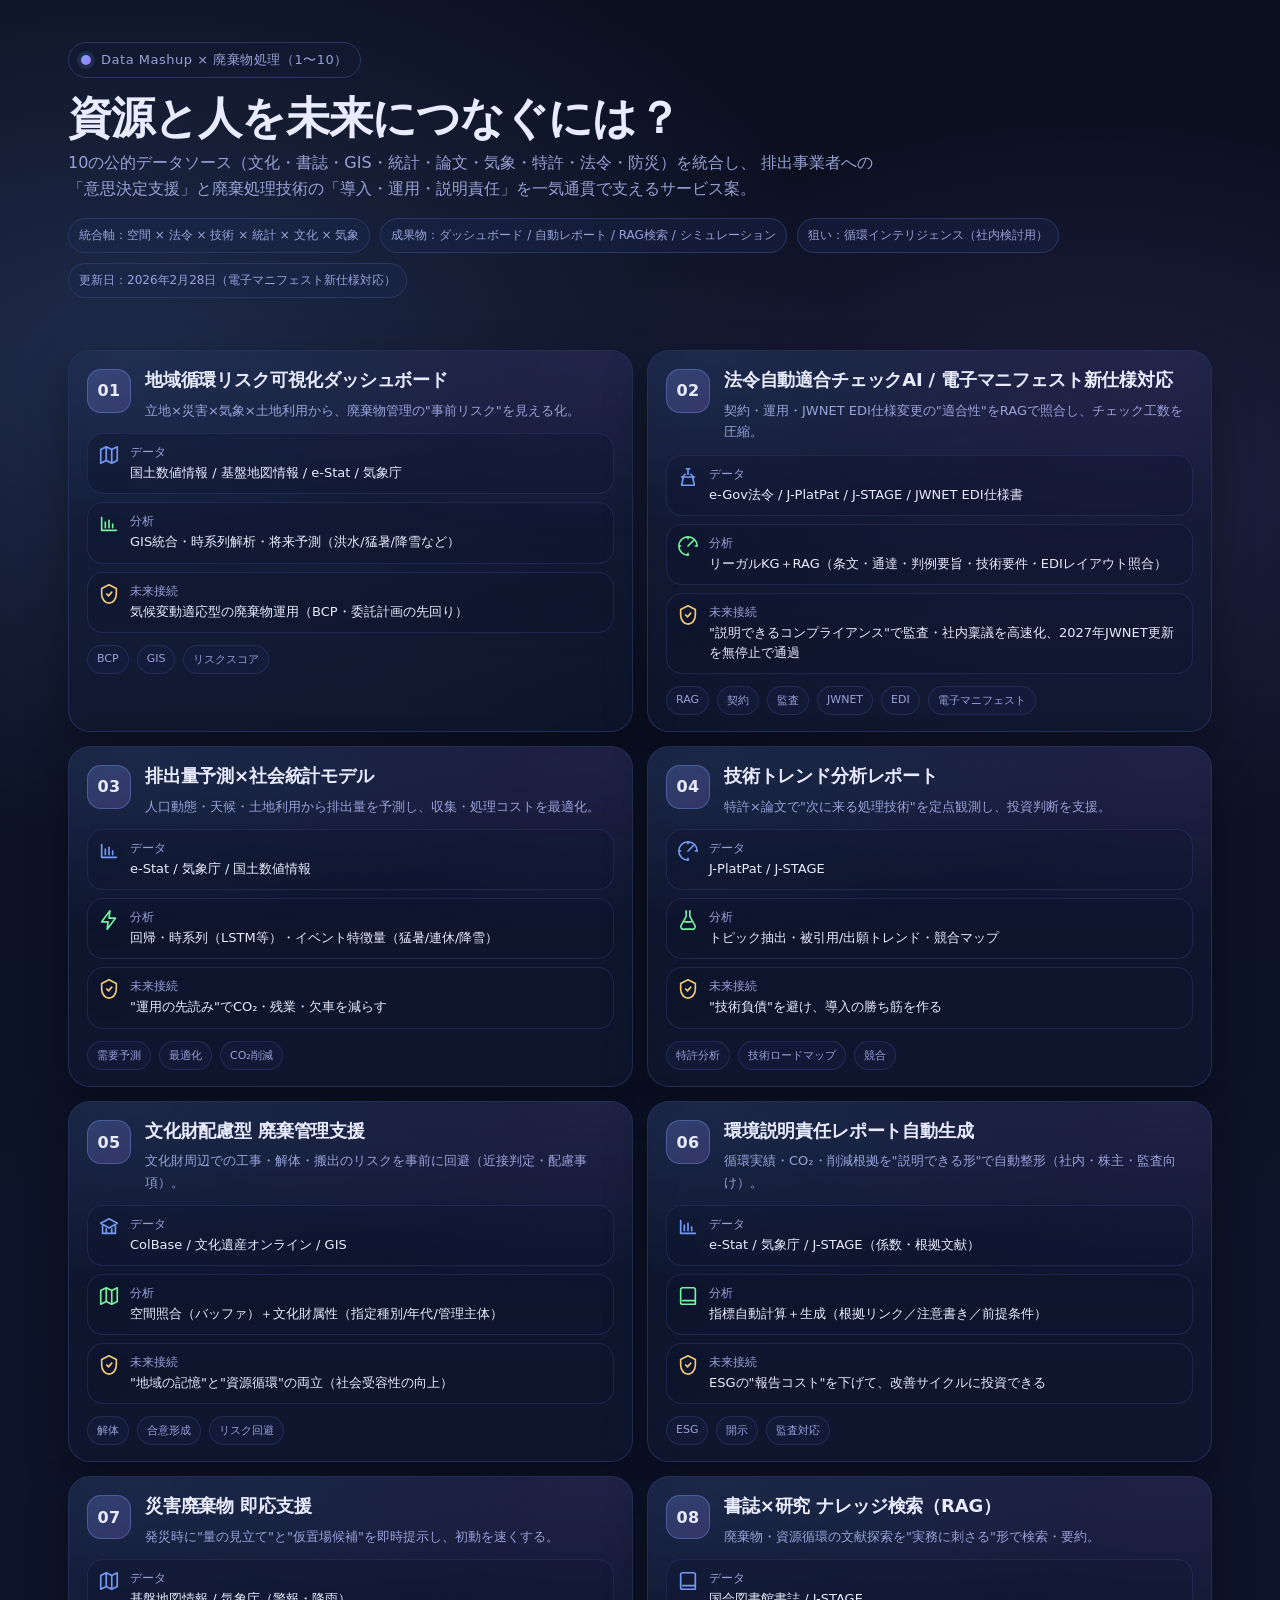
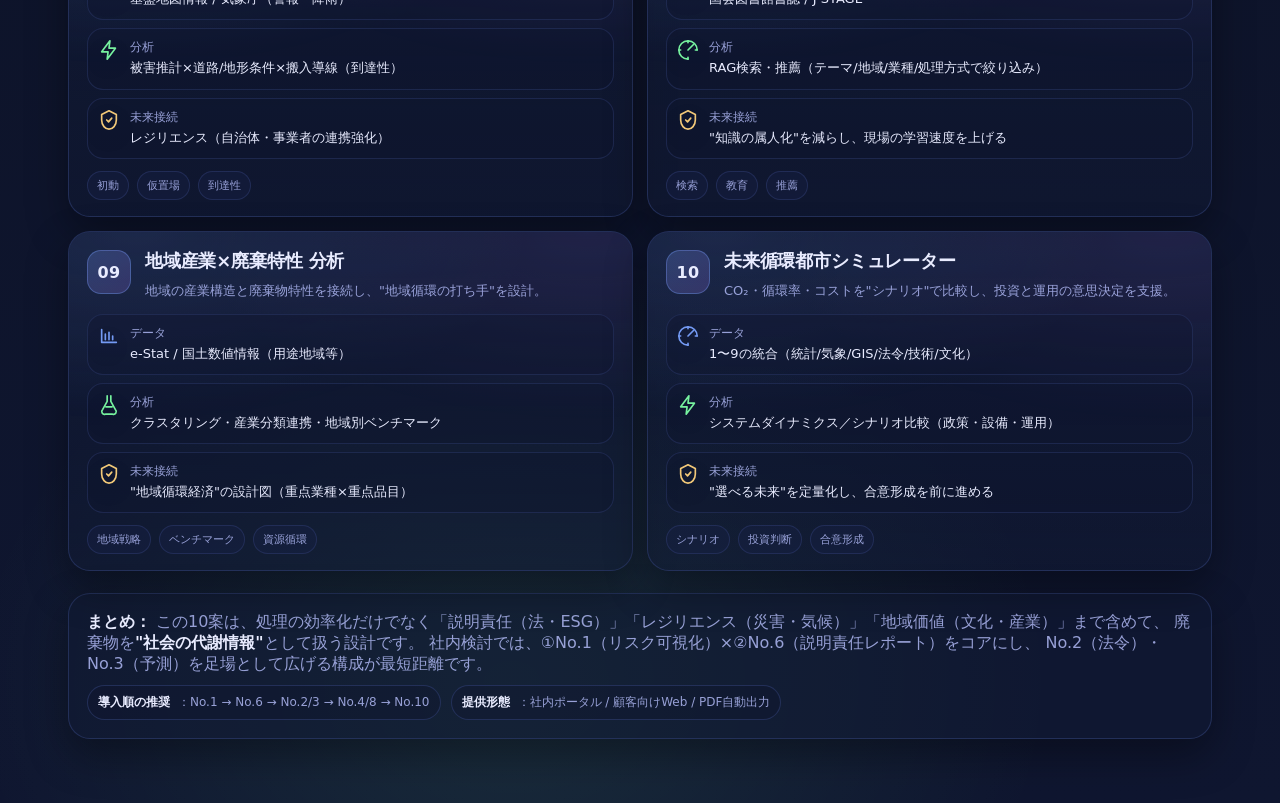
<file: mashup_infographic.html>
<!doctype html>
<html lang="ja">
<head>
  <meta charset="utf-8" />
  <meta name="viewport" content="width=device-width,initial-scale=1" />
  <title>資源と人を未来につなぐには？｜データマッシュアップ構想（No.1-10）</title>
  <link rel="icon" href="kentaro_favicon_final.ico" type="image/x-icon">
  <meta name="robots" content="noindex, nofollow">
  <meta name="description" content="ColBase / NDL / 国土数値情報 / e-Stat / J-STAGE / 気象庁 / J-PlatPat / e-Gov / 基盤地図情報 / 文化遺産オンライン を統合したサービス構想 1〜10 のインフォグラフィック。" />
  <style>
    :root{
      --bg0:#0b1020; --bg1:#0f1630; --card:#111a34cc;
      --stroke:#2a3766; --text:#e9ecff; --muted:#b9c2ffcc;
      --chip:#1a2550; --good:#7dffa6; --warn:#ffd37d;
      --accent:#7aa2ff; --accent2:#a77bff;
      --shadow: 0 16px 40px rgba(0,0,0,.35); --radius: 22px;
    }
    *{box-sizing:border-box}
    body{
      margin:0;
      font-family: ui-sans-serif, system-ui, -apple-system, "Segoe UI",
        "Hiragino Kaku Gothic ProN","Noto Sans JP","Meiryo",sans-serif;
      color:var(--text);
      background:
        radial-gradient(1200px 800px at 10% 15%, rgba(122,162,255,.18), transparent 60%),
        radial-gradient(900px 600px at 85% 20%, rgba(167,123,255,.14), transparent 60%),
        radial-gradient(900px 700px at 40% 95%, rgba(125,255,166,.10), transparent 60%),
        linear-gradient(180deg, var(--bg0), var(--bg1));
      min-height:100vh;
    }
    header{padding:42px 18px 22px;max-width:1180px;margin:0 auto;}
    .kicker{
      display:inline-flex;align-items:center;gap:10px;
      padding:8px 12px;border:1px solid var(--stroke);
      background:rgba(17,26,52,.55);border-radius:999px;
      color:var(--muted);font-size:13px;letter-spacing:.04em;
    }
    .dot{
      width:10px;height:10px;border-radius:999px;
      background:linear-gradient(135deg, var(--accent), var(--accent2));
      box-shadow:0 0 0 4px rgba(122,162,255,.12);
    }
    h1{margin:16px 0 8px;font-size:clamp(26px, 4vw, 44px);line-height:1.08;letter-spacing:-.02em;}
    .sub{margin:0;color:var(--muted);font-size:clamp(14px, 1.4vw, 16px);line-height:1.65;max-width:80ch;}
    .meta{display:flex;flex-wrap:wrap;gap:10px;margin-top:16px;}
    .chip{
      display:inline-flex;align-items:center;gap:8px;padding:8px 10px;
      border:1px solid var(--stroke);background:rgba(26,37,80,.35);
      border-radius:999px;font-size:12px;color:var(--muted);white-space:nowrap;
    }
    main{max-width:1180px;margin:0 auto;padding:12px 18px 64px;}
    .grid{display:grid;grid-template-columns:repeat(12,1fr);gap:14px;margin-top:18px;}
    .card{
      grid-column:span 6;
      background:linear-gradient(180deg, rgba(17,26,52,.72), rgba(17,26,52,.45));
      border:1px solid rgba(42,55,102,.75);border-radius:var(--radius);
      box-shadow:var(--shadow);overflow:hidden;position:relative;
    }
    .card::before{
      content:"";position:absolute;inset:0;
      background:
        radial-gradient(650px 320px at 12% 0%, rgba(122,162,255,.20), transparent 60%),
        radial-gradient(650px 320px at 92% 0%, rgba(167,123,255,.18), transparent 60%);
      opacity:.65;pointer-events:none;
    }
    .card-inner{position:relative;padding:18px 18px 16px;}
    .top{display:flex;align-items:flex-start;justify-content:space-between;gap:14px;}
    .n{
      display:inline-flex;align-items:center;justify-content:center;
      width:44px;height:44px;border-radius:14px;
      background:linear-gradient(135deg, rgba(122,162,255,.22), rgba(167,123,255,.20));
      border:1px solid rgba(122,162,255,.35);
      font-weight:700;letter-spacing:.02em;flex:0 0 auto;
    }
    .title{margin:0;font-size:18px;line-height:1.25;letter-spacing:-.01em;}
    .value{margin:8px 0 0;color:var(--muted);font-size:13px;line-height:1.65;}
    .rows{display:grid;grid-template-columns:1fr;gap:8px;margin-top:12px;}
    .row{
      display:flex;gap:10px;align-items:flex-start;padding:10px 10px;
      border:1px solid rgba(42,55,102,.55);background:rgba(15,22,48,.35);
      border-radius:16px;
    }
    .ico{width:22px;height:22px;flex:0 0 auto;filter:drop-shadow(0 8px 18px rgba(0,0,0,.25));opacity:.95;}
    .label{font-size:12px;color:var(--muted);margin:0 0 2px;}
    .text{margin:0;font-size:13px;line-height:1.55;color:var(--text);}
    .tags{display:flex;flex-wrap:wrap;gap:8px;margin-top:12px;}
    .tag{
      padding:6px 9px;border-radius:999px;border:1px solid rgba(42,55,102,.65);
      background:rgba(26,37,80,.32);font-size:11px;color:var(--muted);
    }
    .footer{
      margin-top:22px;padding:18px;border:1px solid rgba(42,55,102,.75);
      border-radius:var(--radius);background:rgba(17,26,52,.55);
      color:var(--muted);box-shadow:var(--shadow);
    }
    .footer strong{color:var(--text)}
    .legend{display:flex;flex-wrap:wrap;gap:10px;margin-top:10px;}
    .pill{
      display:inline-flex;align-items:center;gap:8px;padding:8px 10px;
      border-radius:999px;border:1px solid rgba(42,55,102,.75);
      background:rgba(15,22,48,.35);font-size:12px;color:var(--muted);
    }
    .pill b{color:var(--text)}
    @media (max-width:980px){.card{grid-column:span 12;}}
    @media (prefers-reduced-motion:no-preference){.card{transform:translateZ(0);} .card:hover{outline:1px solid rgba(122,162,255,.55);}}
    @media print{
      body{background:#fff;color:#111}
      .card,.footer{box-shadow:none}
      .card{background:#fff;border-color:#bbb}
      .card::before{display:none}
      .row{background:#fff;border-color:#ddd}
      .chip,.tag,.pill{background:#fff;border-color:#ddd;color:#333}
      .sub{color:#333}
    }
  </style>
</head>
<body>
  <!-- Draft note: このページは再設計予定のため、現在は公開ナビゲーションから除外しています。将来の再公開に向けて保持中。 -->
  <header>
    <div class="kicker"><span class="dot"></span><span>Data Mashup × 廃棄物処理（1〜10）</span></div>
    <h1>資源と人を未来につなぐには？</h1>
    <p class="sub">
      10の公的データソース（文化・書誌・GIS・統計・論文・気象・特許・法令・防災）を統合し、
      排出事業者への「意思決定支援」と廃棄処理技術の「導入・運用・説明責任」を一気通貫で支えるサービス案。
    </p>
    <div class="meta">
      <span class="chip">統合軸：空間 × 法令 × 技術 × 統計 × 文化 × 気象</span>
      <span class="chip">成果物：ダッシュボード / 自動レポート / RAG検索 / シミュレーション</span>
      <span class="chip">狙い：循環インテリジェンス（社内検討用）</span>
      <span class="chip">更新日：2026年2月28日（電子マニフェスト新仕様対応）</span>
    </div>
  </header>

  <main>
    <section class="grid" aria-label="サービス一覧（No.1〜10）">
      <svg width="0" height="0" style="position:absolute" aria-hidden="true" focusable="false">
        <symbol id="i-map" viewBox="0 0 24 24">
          <path fill="none" stroke="currentColor" stroke-width="1.8" stroke-linecap="round" stroke-linejoin="round"
            d="M9 18l-6 3V6l6-3 6 3 6-3v15l-6 3-6-3zM9 3v15M15 6v15"/>
        </symbol>
        <symbol id="i-law" viewBox="0 0 24 24">
          <path fill="none" stroke="currentColor" stroke-width="1.8" stroke-linecap="round" stroke-linejoin="round"
            d="M10 3h4M12 3v6m-7 3h14M7 12l-2 9h14l-2-9"/>
          <path fill="none" stroke="currentColor" stroke-width="1.8" stroke-linecap="round" stroke-linejoin="round"
            d="M9 9l-3 3m9-3l3 3"/>
        </symbol>
        <symbol id="i-chart" viewBox="0 0 24 24">
          <path fill="none" stroke="currentColor" stroke-width="1.8" stroke-linecap="round" stroke-linejoin="round"
            d="M4 19V5m0 14h16"/>
          <path fill="none" stroke="currentColor" stroke-width="1.8" stroke-linecap="round" stroke-linejoin="round"
            d="M8 16v-6m4 6V8m4 8v-4"/>
        </symbol>
        <symbol id="i-flask" viewBox="0 0 24 24">
          <path fill="none" stroke="currentColor" stroke-width="1.8" stroke-linecap="round" stroke-linejoin="round"
            d="M10 2v6l-5 9a3 3 0 0 0 3 5h8a3 3 0 0 0 3-5l-5-9V2"/>
          <path fill="none" stroke="currentColor" stroke-width="1.8" stroke-linecap="round" stroke-linejoin="round"
            d="M8.5 14h7"/>
        </symbol>
        <symbol id="i-shield" viewBox="0 0 24 24">
          <path fill="none" stroke="currentColor" stroke-width="1.8" stroke-linecap="round" stroke-linejoin="round"
            d="M12 2l8 4v6c0 6-4 10-8 10S4 18 4 12V6l8-4z"/>
          <path fill="none" stroke="currentColor" stroke-width="1.8" stroke-linecap="round" stroke-linejoin="round"
            d="M9.5 12l2 2 3.5-4"/>
        </symbol>
        <symbol id="i-book" viewBox="0 0 24 24">
          <path fill="none" stroke="currentColor" stroke-width="1.8" stroke-linecap="round" stroke-linejoin="round"
            d="M4 19a2 2 0 0 0 2 2h14V5a2 2 0 0 0-2-2H6a2 2 0 0 0-2 2z"/>
          <path fill="none" stroke="currentColor" stroke-width="1.8" stroke-linecap="round" stroke-linejoin="round"
            d="M6 17h14"/>
        </symbol>
        <symbol id="i-bolt" viewBox="0 0 24 24">
          <path fill="none" stroke="currentColor" stroke-width="1.8" stroke-linecap="round" stroke-linejoin="round"
            d="M13 2L4 14h7l-1 8 9-12h-7z"/>
        </symbol>
        <symbol id="i-heritage" viewBox="0 0 24 24">
          <path fill="none" stroke="currentColor" stroke-width="1.8" stroke-linecap="round" stroke-linejoin="round"
            d="M12 3l9 5-9 5-9-5 9-5zM5 11v8h14v-8"/>
          <path fill="none" stroke="currentColor" stroke-width="1.8" stroke-linecap="round" stroke-linejoin="round"
            d="M9 19v-5m6 5v-5"/>
        </symbol>
        <symbol id="i-radar" viewBox="0 0 24 24">
          <path fill="none" stroke="currentColor" stroke-width="1.8" stroke-linecap="round" stroke-linejoin="round"
            d="M12 22a10 10 0 1 1 10-10"/>
          <path fill="none" stroke="currentColor" stroke-width="1.8" stroke-linecap="round" stroke-linejoin="round"
            d="M12 12l6-6"/>
          <path fill="none" stroke="currentColor" stroke-width="1.8" stroke-linecap="round" stroke-linejoin="round"
            d="M12 2v2m0 16v2m-10-10h2m16 0h2"/>
        </symbol>
      </svg>

      <!-- Cards 01-10 -->
      <!-- 01 -->
      <article class="card"><div class="card-inner">
        <div class="top"><div class="n">01</div><div style="flex:1">
          <h2 class="title">地域循環リスク可視化ダッシュボード</h2>
          <p class="value">立地×災害×気象×土地利用から、廃棄物管理の"事前リスク"を見える化。</p>
        </div></div>
        <div class="rows">
          <div class="row"><svg class="ico" style="color:var(--accent)"><use href="#i-map"/></svg>
            <div><p class="label">データ</p><p class="text">国土数値情報 / 基盤地図情報 / e-Stat / 気象庁</p></div></div>
          <div class="row"><svg class="ico" style="color:var(--good)"><use href="#i-chart"/></svg>
            <div><p class="label">分析</p><p class="text">GIS統合・時系列解析・将来予測（洪水/猛暑/降雪など）</p></div></div>
          <div class="row"><svg class="ico" style="color:var(--warn)"><use href="#i-shield"/></svg>
            <div><p class="label">未来接続</p><p class="text">気候変動適応型の廃棄物運用（BCP・委託計画の先回り）</p></div></div>
        </div>
        <div class="tags"><span class="tag">BCP</span><span class="tag">GIS</span><span class="tag">リスクスコア</span></div>
      </div></article>

      <!-- 02 -->
      <article class="card"><div class="card-inner">
        <div class="top"><div class="n">02</div><div style="flex:1">
          <h2 class="title">法令自動適合チェックAI / 電子マニフェスト新仕様対応</h2>
          <p class="value">契約・運用・JWNET EDI仕様変更の"適合性"をRAGで照合し、チェック工数を圧縮。</p>
        </div></div>
        <div class="rows">
          <div class="row"><svg class="ico" style="color:var(--accent)"><use href="#i-law"/></svg>
            <div><p class="label">データ</p><p class="text">e-Gov法令 / J-PlatPat / J-STAGE / JWNET EDI仕様書</p></div></div>
          <div class="row"><svg class="ico" style="color:var(--good)"><use href="#i-radar"/></svg>
            <div><p class="label">分析</p><p class="text">リーガルKG＋RAG（条文・通達・判例要旨・技術要件・EDIレイアウト照合）</p></div></div>
          <div class="row"><svg class="ico" style="color:var(--warn)"><use href="#i-shield"/></svg>
            <div><p class="label">未来接続</p><p class="text">"説明できるコンプライアンス"で監査・社内稟議を高速化、2027年JWNET更新を無停止で通過</p></div></div>
        </div>
        <div class="tags"><span class="tag">RAG</span><span class="tag">契約</span><span class="tag">監査</span><span class="tag">JWNET</span><span class="tag">EDI</span><span class="tag">電子マニフェスト</span></div>
      </div></article>

      <!-- 03 -->
      <article class="card"><div class="card-inner">
        <div class="top"><div class="n">03</div><div style="flex:1">
          <h2 class="title">排出量予測×社会統計モデル</h2>
          <p class="value">人口動態・天候・土地利用から排出量を予測し、収集・処理コストを最適化。</p>
        </div></div>
        <div class="rows">
          <div class="row"><svg class="ico" style="color:var(--accent)"><use href="#i-chart"/></svg>
            <div><p class="label">データ</p><p class="text">e-Stat / 気象庁 / 国土数値情報</p></div></div>
          <div class="row"><svg class="ico" style="color:var(--good)"><use href="#i-bolt"/></svg>
            <div><p class="label">分析</p><p class="text">回帰・時系列（LSTM等）・イベント特徴量（猛暑/連休/降雪）</p></div></div>
          <div class="row"><svg class="ico" style="color:var(--warn)"><use href="#i-shield"/></svg>
            <div><p class="label">未来接続</p><p class="text">"運用の先読み"でCO₂・残業・欠車を減らす</p></div></div>
        </div>
        <div class="tags"><span class="tag">需要予測</span><span class="tag">最適化</span><span class="tag">CO₂削減</span></div>
      </div></article>

      <!-- 04 -->
      <article class="card"><div class="card-inner">
        <div class="top"><div class="n">04</div><div style="flex:1">
          <h2 class="title">技術トレンド分析レポート</h2>
          <p class="value">特許×論文で"次に来る処理技術"を定点観測し、投資判断を支援。</p>
        </div></div>
        <div class="rows">
          <div class="row"><svg class="ico" style="color:var(--accent)"><use href="#i-radar"/></svg>
            <div><p class="label">データ</p><p class="text">J-PlatPat / J-STAGE</p></div></div>
          <div class="row"><svg class="ico" style="color:var(--good)"><use href="#i-flask"/></svg>
            <div><p class="label">分析</p><p class="text">トピック抽出・被引用/出願トレンド・競合マップ</p></div></div>
          <div class="row"><svg class="ico" style="color:var(--warn)"><use href="#i-shield"/></svg>
            <div><p class="label">未来接続</p><p class="text">"技術負債"を避け、導入の勝ち筋を作る</p></div></div>
        </div>
        <div class="tags"><span class="tag">特許分析</span><span class="tag">技術ロードマップ</span><span class="tag">競合</span></div>
      </div></article>

      <!-- 05 -->
      <article class="card"><div class="card-inner">
        <div class="top"><div class="n">05</div><div style="flex:1">
          <h2 class="title">文化財配慮型 廃棄管理支援</h2>
          <p class="value">文化財周辺での工事・解体・搬出のリスクを事前に回避（近接判定・配慮事項）。</p>
        </div></div>
        <div class="rows">
          <div class="row"><svg class="ico" style="color:var(--accent)"><use href="#i-heritage"/></svg>
            <div><p class="label">データ</p><p class="text">ColBase / 文化遺産オンライン / GIS</p></div></div>
          <div class="row"><svg class="ico" style="color:var(--good)"><use href="#i-map"/></svg>
            <div><p class="label">分析</p><p class="text">空間照合（バッファ）＋文化財属性（指定種別/年代/管理主体）</p></div></div>
          <div class="row"><svg class="ico" style="color:var(--warn)"><use href="#i-shield"/></svg>
            <div><p class="label">未来接続</p><p class="text">"地域の記憶"と"資源循環"の両立（社会受容性の向上）</p></div></div>
        </div>
        <div class="tags"><span class="tag">解体</span><span class="tag">合意形成</span><span class="tag">リスク回避</span></div>
      </div></article>

      <!-- 06 -->
      <article class="card"><div class="card-inner">
        <div class="top"><div class="n">06</div><div style="flex:1">
          <h2 class="title">環境説明責任レポート自動生成</h2>
          <p class="value">循環実績・CO₂・削減根拠を"説明できる形"で自動整形（社内・株主・監査向け）。</p>
        </div></div>
        <div class="rows">
          <div class="row"><svg class="ico" style="color:var(--accent)"><use href="#i-chart"/></svg>
            <div><p class="label">データ</p><p class="text">e-Stat / 気象庁 / J-STAGE（係数・根拠文献）</p></div></div>
          <div class="row"><svg class="ico" style="color:var(--good)"><use href="#i-book"/></svg>
            <div><p class="label">分析</p><p class="text">指標自動計算＋生成（根拠リンク／注意書き／前提条件）</p></div></div>
          <div class="row"><svg class="ico" style="color:var(--warn)"><use href="#i-shield"/></svg>
            <div><p class="label">未来接続</p><p class="text">ESGの"報告コスト"を下げて、改善サイクルに投資できる</p></div></div>
        </div>
        <div class="tags"><span class="tag">ESG</span><span class="tag">開示</span><span class="tag">監査対応</span></div>
      </div></article>

      <!-- 07 -->
      <article class="card"><div class="card-inner">
        <div class="top"><div class="n">07</div><div style="flex:1">
          <h2 class="title">災害廃棄物 即応支援</h2>
          <p class="value">発災時に"量の見立て"と"仮置場候補"を即時提示し、初動を速くする。</p>
        </div></div>
        <div class="rows">
          <div class="row"><svg class="ico" style="color:var(--accent)"><use href="#i-map"/></svg>
            <div><p class="label">データ</p><p class="text">基盤地図情報 / 気象庁（警報・降雨）</p></div></div>
          <div class="row"><svg class="ico" style="color:var(--good)"><use href="#i-bolt"/></svg>
            <div><p class="label">分析</p><p class="text">被害推計×道路/地形条件×搬入導線（到達性）</p></div></div>
          <div class="row"><svg class="ico" style="color:var(--warn)"><use href="#i-shield"/></svg>
            <div><p class="label">未来接続</p><p class="text">レジリエンス（自治体・事業者の連携強化）</p></div></div>
        </div>
        <div class="tags"><span class="tag">初動</span><span class="tag">仮置場</span><span class="tag">到達性</span></div>
      </div></article>

      <!-- 08 -->
      <article class="card"><div class="card-inner">
        <div class="top"><div class="n">08</div><div style="flex:1">
          <h2 class="title">書誌×研究 ナレッジ検索（RAG）</h2>
          <p class="value">廃棄物・資源循環の文献探索を"実務に刺さる"形で検索・要約。</p>
        </div></div>
        <div class="rows">
          <div class="row"><svg class="ico" style="color:var(--accent)"><use href="#i-book"/></svg>
            <div><p class="label">データ</p><p class="text">国会図書館書誌 / J-STAGE</p></div></div>
          <div class="row"><svg class="ico" style="color:var(--good)"><use href="#i-radar"/></svg>
            <div><p class="label">分析</p><p class="text">RAG検索・推薦（テーマ/地域/業種/処理方式で絞り込み）</p></div></div>
          <div class="row"><svg class="ico" style="color:var(--warn)"><use href="#i-shield"/></svg>
            <div><p class="label">未来接続</p><p class="text">"知識の属人化"を減らし、現場の学習速度を上げる</p></div></div>
        </div>
        <div class="tags"><span class="tag">検索</span><span class="tag">教育</span><span class="tag">推薦</span></div>
      </div></article>

      <!-- 09 -->
      <article class="card"><div class="card-inner">
        <div class="top"><div class="n">09</div><div style="flex:1">
          <h2 class="title">地域産業×廃棄特性 分析</h2>
          <p class="value">地域の産業構造と廃棄物特性を接続し、"地域循環の打ち手"を設計。</p>
        </div></div>
        <div class="rows">
          <div class="row"><svg class="ico" style="color:var(--accent)"><use href="#i-chart"/></svg>
            <div><p class="label">データ</p><p class="text">e-Stat / 国土数値情報（用途地域等）</p></div></div>
          <div class="row"><svg class="ico" style="color:var(--good)"><use href="#i-flask"/></svg>
            <div><p class="label">分析</p><p class="text">クラスタリング・産業分類連携・地域別ベンチマーク</p></div></div>
          <div class="row"><svg class="ico" style="color:var(--warn)"><use href="#i-shield"/></svg>
            <div><p class="label">未来接続</p><p class="text">"地域循環経済"の設計図（重点業種×重点品目）</p></div></div>
        </div>
        <div class="tags"><span class="tag">地域戦略</span><span class="tag">ベンチマーク</span><span class="tag">資源循環</span></div>
      </div></article>

      <!-- 10 -->
      <article class="card"><div class="card-inner">
        <div class="top"><div class="n">10</div><div style="flex:1">
          <h2 class="title">未来循環都市シミュレーター</h2>
          <p class="value">CO₂・循環率・コストを"シナリオ"で比較し、投資と運用の意思決定を支援。</p>
        </div></div>
        <div class="rows">
          <div class="row"><svg class="ico" style="color:var(--accent)"><use href="#i-radar"/></svg>
            <div><p class="label">データ</p><p class="text">1〜9の統合（統計/気象/GIS/法令/技術/文化）</p></div></div>
          <div class="row"><svg class="ico" style="color:var(--good)"><use href="#i-bolt"/></svg>
            <div><p class="label">分析</p><p class="text">システムダイナミクス／シナリオ比較（政策・設備・運用）</p></div></div>
          <div class="row"><svg class="ico" style="color:var(--warn)"><use href="#i-shield"/></svg>
            <div><p class="label">未来接続</p><p class="text">"選べる未来"を定量化し、合意形成を前に進める</p></div></div>
        </div>
        <div class="tags"><span class="tag">シナリオ</span><span class="tag">投資判断</span><span class="tag">合意形成</span></div>
      </div></article>

    </section>

    <section class="footer" aria-label="まとめ">
      <strong>まとめ：</strong>
      この10案は、処理の効率化だけでなく「説明責任（法・ESG）」「レジリエンス（災害・気候）」「地域価値（文化・産業）」まで含めて、
      廃棄物を<strong>"社会の代謝情報"</strong>として扱う設計です。
      社内検討では、①No.1（リスク可視化）×②No.6（説明責任レポート）をコアにし、
      No.2（法令）・No.3（予測）を足場として広げる構成が最短距離です。
      <div class="legend">
        <span class="pill"><b>導入順の推奨</b>：No.1 → No.6 → No.2/3 → No.4/8 → No.10</span>
        <span class="pill"><b>提供形態</b>：社内ポータル / 顧客向けWeb / PDF自動出力</span>
      </div>
    </section>
  </main>
</body>
</html>
</file>
<file: assets/css/style.css>
:root {
  --bg: #0f0f0f;
  --bg-soft: #151515;
  --text: #e8e8e8;
  --muted: #9b9b9b;
  --line: #2b2b2b;
  --line-strong: #3f3f3f;
  --accent: #6fd0ad;
  --card-radius: 10px;
  --content-max: 960px;
}

* {
  box-sizing: border-box;
}

body {
  margin: 0;
  font-family: "Segoe UI", "Hiragino Sans", "Yu Gothic", sans-serif;
  color: var(--text);
  background: radial-gradient(circle at 20% 0%, #1a1a1a 0%, var(--bg) 52%);
  line-height: 1.6;
}

img {
  max-width: 100%;
  height: auto;
}

a {
  color: inherit;
}

.site-shell {
  width: min(var(--content-max), calc(100% - 2rem));
  margin: 0 auto;
}

.site-header {
  padding: 1rem 0;
  border-bottom: 1px solid var(--line);
}

.site-header-inner {
  display: flex;
  justify-content: space-between;
  align-items: center;
  gap: 0.75rem;
}

.brand {
  display: inline-flex;
  align-items: center;
  gap: 0.6rem;
  text-decoration: none;
}

.brand-icon {
  width: 32px;
  height: 32px;
  border-radius: 50%;
}

.brand-name {
  font-size: 0.92rem;
  letter-spacing: 0.1em;
  text-transform: uppercase;
  color: #fff;
}

.brand-sub {
  font-size: 0.74rem;
  color: var(--muted);
}

.home-main {
  padding: 2.6rem 0 2.8rem;
}

.hero {
  margin-bottom: 2.1rem;
}

.hero h1 {
  margin: 0 0 0.9rem;
  font-size: clamp(1.65rem, 3vw, 2.3rem);
  line-height: 1.3;
  letter-spacing: 0.03em;
}

.hero p {
  margin: 0;
  color: #c7c7c7;
  max-width: 72ch;
}

.hero-badges {
  margin-top: 1rem;
  display: flex;
  flex-wrap: wrap;
  gap: 0.5rem;
}

.badge {
  display: inline-block;
  padding: 0.23rem 0.6rem;
  border: 1px solid var(--line-strong);
  border-radius: 999px;
  font-size: 0.72rem;
  color: #cfcfcf;
}

.section-title {
  margin: 0 0 0.8rem;
  font-size: 0.78rem;
  letter-spacing: 0.12em;
  color: #777;
  text-transform: uppercase;
}

.card-grid {
  display: grid;
  gap: 0.85rem;
}

.card-link {
  display: block;
  border: 1px solid var(--line);
  border-radius: var(--card-radius);
  background: rgba(19, 19, 19, 0.75);
  padding: 1rem 1.15rem;
  text-decoration: none;
  transition: border-color 0.2s ease, background-color 0.2s ease;
}

.card-link:hover,
.card-link:focus-visible {
  border-color: #5a5a5a;
  background: #1a1a1a;
}

.card-link h3 {
  margin: 0 0 0.28rem;
  font-size: 1.02rem;
  color: #fff;
}

.card-link p {
  margin: 0;
  font-size: 0.88rem;
  color: #b4b4b4;
}

.card-meta {
  margin-top: 0.56rem;
  font-size: 0.73rem;
  color: #7e7e7e;
}

.callout {
  margin-top: 1.5rem;
  border: 1px dashed var(--line-strong);
  border-radius: var(--card-radius);
  background: rgba(21, 21, 21, 0.85);
  padding: 1rem 1.15rem;
}

.callout p {
  margin: 0;
  color: #b7b7b7;
  font-size: 0.85rem;
}

.history {
  margin-top: 1.8rem;
}

.history-list {
  margin: 0;
  padding-left: 1.1rem;
  color: #a6a6a6;
  font-size: 0.84rem;
}

.history-list li + li {
  margin-top: 0.5rem;
}

.page-footer {
  border-top: 1px solid var(--line);
  padding: 1.2rem 0 1.6rem;
  color: #787878;
  font-size: 0.76rem;
}

.link-home {
  text-decoration: none;
  color: #d7ede4;
  font-size: 0.82rem;
  border: 1px solid #2d5f4f;
  padding: 0.28rem 0.55rem;
  border-radius: 999px;
}

@media (max-width: 700px) {
  .site-header-inner {
    flex-direction: column;
    align-items: flex-start;
  }

  .home-main {
    padding-top: 2rem;
  }
}
</file>
